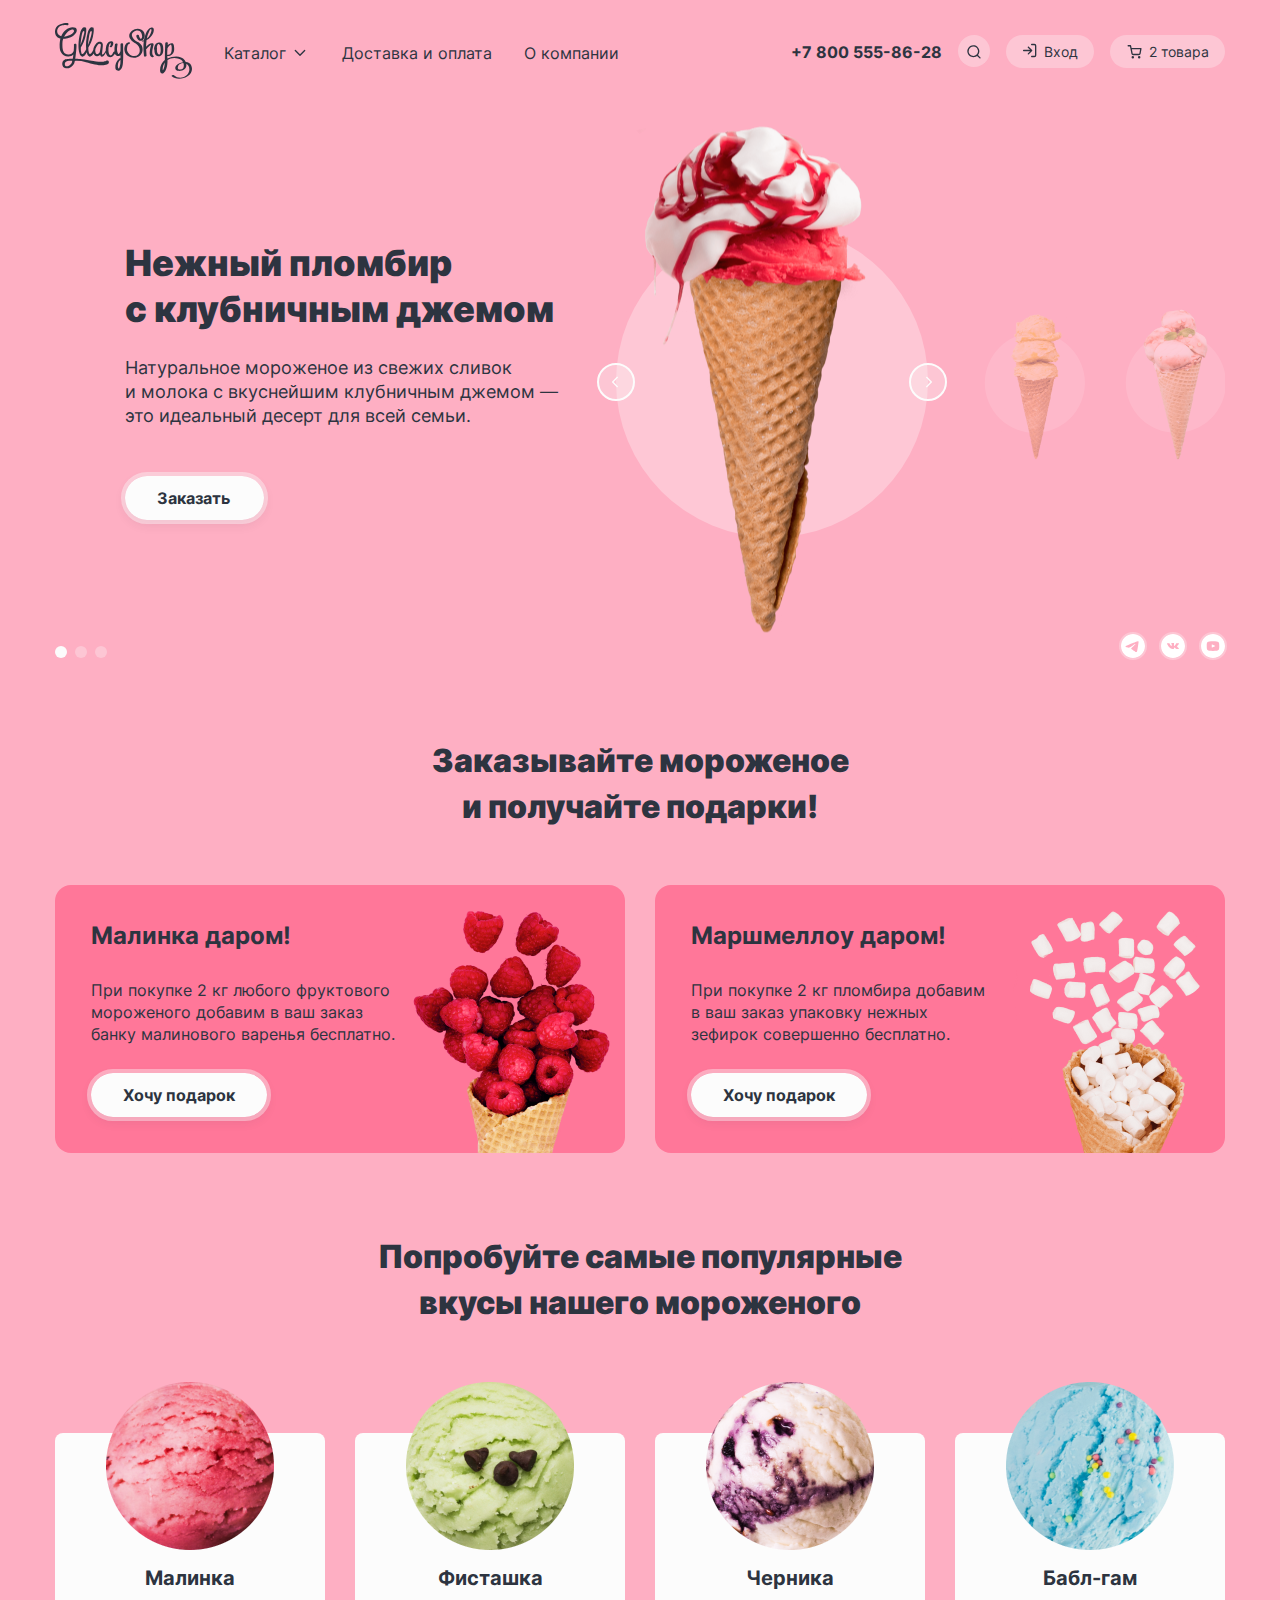
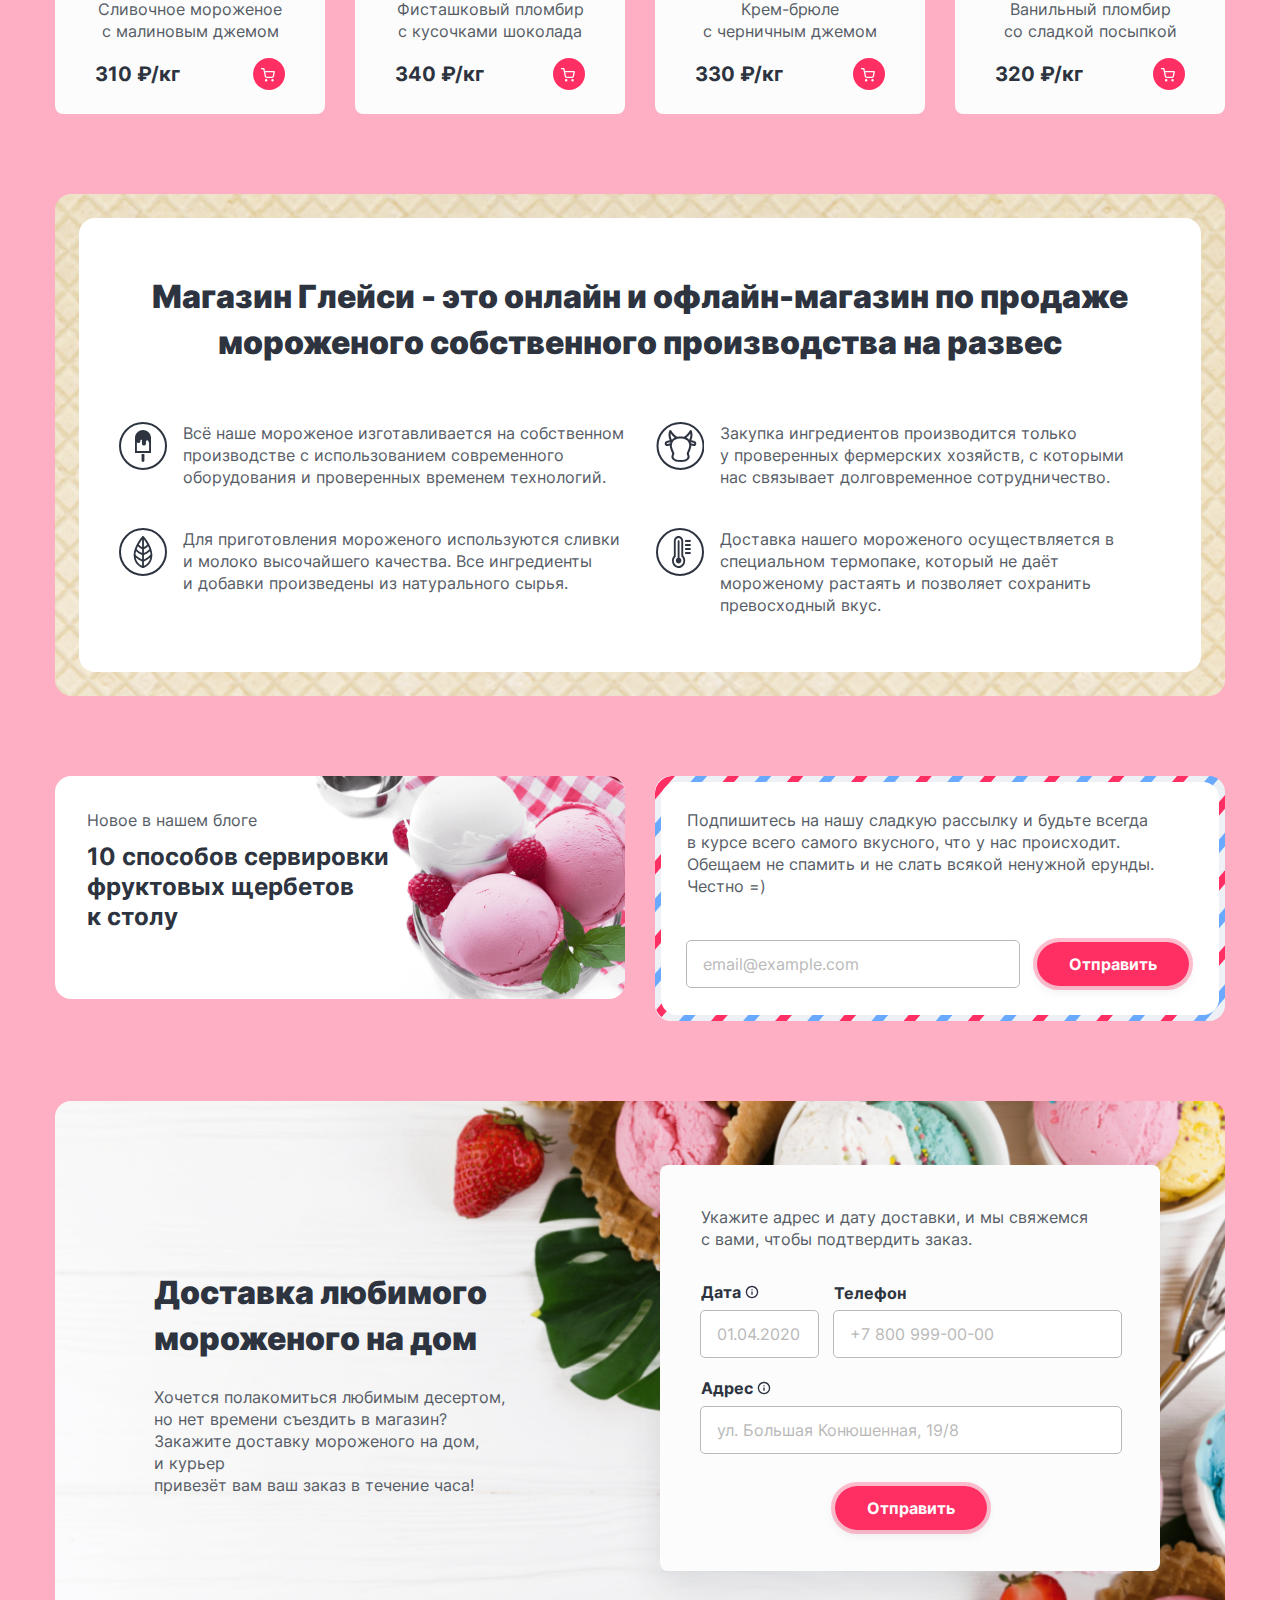
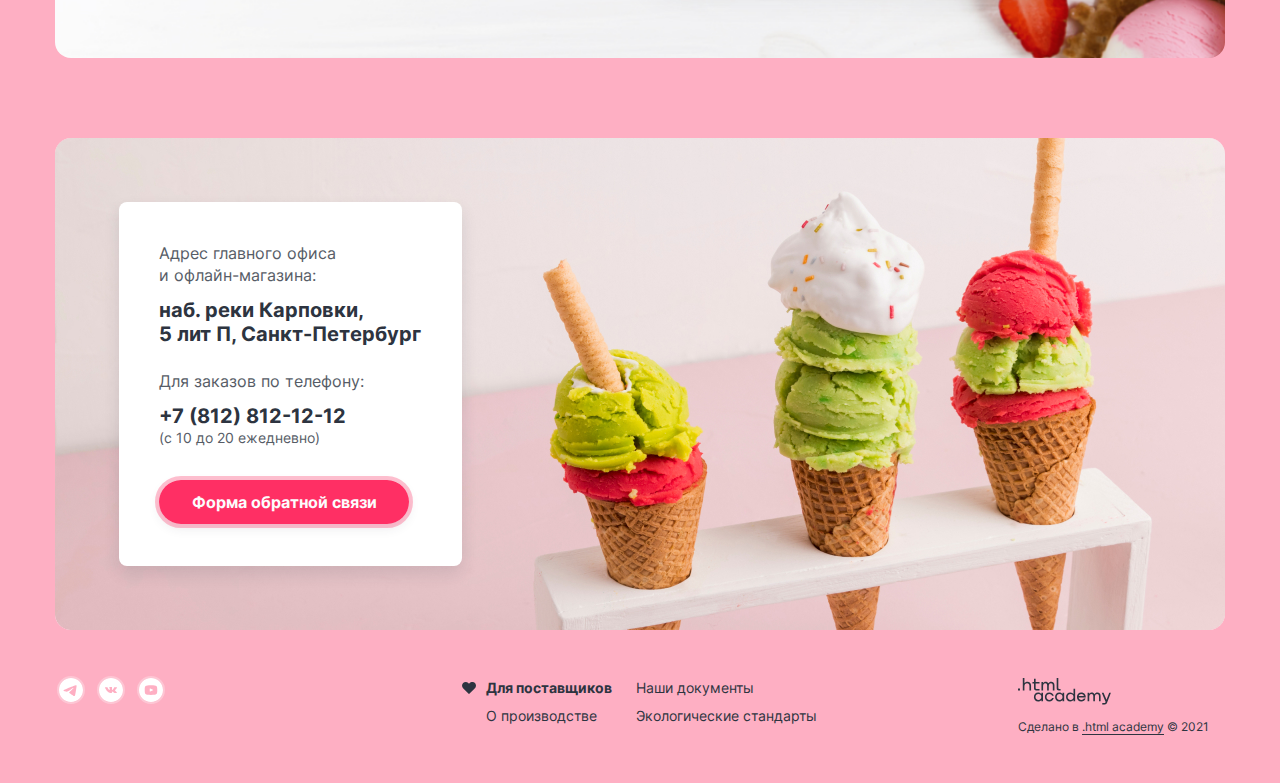
<file: index.html>
<!DOCTYPE html>
<html lang="ru">

  <head>
    <meta charset="utf-8">
    <meta name="viewport" content="width=device-width, initial-scale=1">
    <title>Глейси - магазин по продаже мороженого</title>
    <meta name="description" content="internet store of ice cream">
    <link rel="stylesheet" href="styles/styles.css">
    <link rel="icon" type="image/png" sizes="32x32" href="images/favicon/favicon.png">
    <link rel="icon" href="favicon.ico">
  </head>

  <body>
    <header class="page-header">
      <div class="container">
        <div class="wrapper-inner">
          <a class="navigation-logo" href="index.html">
            <span class="visually-hidden">Переход на главную страницу интернет-магазина.</span>
            <img src="./images/svg/logo-gllacy.svg" alt="Логотип интернет-магазина Глейси." width="137" height="56">
          </a>
          <nav class="navigation-user">
            <ul class="navigation-list">
              <li class="navigation-item">
                <div class="navigation-dropdown">
                  <!-- Для неактивного состояния добавить disabled -->
                  <button class="dropdown-button" type="button">Каталог
                    <svg class="icon-arrow-catalog" aria-hidden="true" focusable="false"
                      xmlns="http://www.w3.org/2000/svg" width="16" height="17" fill="none">
                      <path fill-rule="evenodd"
                        d="M3.808 7.053a.667.667 0 1 0-.943.943l4.66 4.66a.664.664 0 0 0 .955 0l4.661-4.66a.667.667 0 0 0-.942-.943l-4.196 4.195-4.195-4.195Z"
                        clip-rule="evenodd" />
                    </svg>
                  </button>
                  <ul class="dropdown-list">
                    <li class="dropdown-item">
                      <a class="dropdown-link dropdown-link-current" href="index.html">Новинки</a>
                    </li>
                    <li class="dropdown-item">
                      <a class="dropdown-link" href="catalog.html">Сливочное</a>
                    </li>
                    <li class="dropdown-item">
                      <a class="dropdown-link" href="#">Щербеты</a>
                    </li>
                    <li class="dropdown-item">
                      <a class="dropdown-link" href="#">Фруктовый лед</a>
                    </li>
                    <li class="dropdown-item">
                      <a class="dropdown-link" href="#">Мелорин</a>
                    </li>
                  </ul>
                </div>
              </li>
              <li class="navigation-item">
                <a class="navigation-user-link" href="#">Доставка и&nbsp;оплата</a>
              </li>
              <li class="navigation-item">
                <a class="navigation-user-link" href="#">О компании</a>
              </li>
            </ul>
          </nav>
          <div class="navigation-control">
            <a class="navigation-phone" href="tel:+78005558628">+7 800 555-86-28</a>
            <div class="dropdown-search">
              <!-- Для неактивного состояния добавить disabled -->
              <button class="button-search" type="button">
                <svg class="icon-search" aria-hidden="true" focusable="false" xmlns="http://www.w3.org/2000/svg"
                  width="16" height="17" fill="none">
                  <path fill-rule="evenodd"
                    d="M2.663 8.188a4.667 4.667 0 1 1 8.028 3.237.67.67 0 0 0-.123.124 4.667 4.667 0 0 1-7.904-3.361Zm8.412 4.688a6 6 0 1 1 .943-.943l2.45 2.45a.667.667 0 1 1-.943.943l-2.45-2.45Z"
                    clip-rule="evenodd" />
                </svg>
                <span class="visually-hidden">Поиск.</span>
              </button>
              <form class="dropdown-search-form" action="https://echo.htmlacademy.ru/" method="get">
                <!-- Для неактивного состояния повесить disabled -->
                <!-- Для вызова ошибки добавить класс dropdown-search-error -->
                <input class="dropdown-search-input" name="dropdown-search-input" type="search"
                  placeholder="Поиск по сайту" aria-label="Поиск по сайту." required>
                <!-- Для неактивного состояния добавить disabled -->
                <button class="button-reset" type="button">
                  <span class="visually-hidden">Удалить текст.</span>
                </button>
              </form>
            </div>
            <div class="dropdown-login">
              <!-- Для неактивного состояния добавить disabled -->
              <button class="buttons-login" type="button">
                <svg class="icon-login" aria-hidden="true" focusable="false" role="img"
                  xmlns="http://www.w3.org/2000/svg" width="16" height="17" fill="none">
                  <path fill-rule="evenodd"
                    d="M9 2.525c0-.369.298-.667.667-.667h2.666a2 2 0 0 1 2 2v9.333a2 2 0 0 1-2 2H9.667a.667.667 0 0 1 0-1.333h2.666A.667.667 0 0 0 13 13.19V3.858a.666.666 0 0 0-.667-.667H9.667A.667.667 0 0 1 9 2.525ZM5.862 4.72c.26-.26.682-.26.943 0l3.329 3.329a.69.69 0 0 1 .129.177.664.664 0 0 1-.13.774l-3.328 3.33a.667.667 0 1 1-.943-.944l2.195-2.195h-6.39a.667.667 0 1 1 0-1.333h6.39L5.862 5.663a.667.667 0 0 1 0-.943Z"
                    clip-rule="evenodd" />
                </svg>
                Вход
              </button>
              <form class="login-form" action="https://echo.htmlacademy.ru/" method="post">
                <h2 class="banner-word dropdown-form-title">Личный кабинет</h2>
                <div class="login-form-wrapper">
                  <!-- Для неактивного состояния повесить disabled -->
                  <!-- Для вызова ошибки добавить класс dropdown-login-error -->
                  <input class="input-mail-dropdown" name="input-mail-dropdown" type="email"
                    placeholder="email@example.com" required aria-label="Введите вашу почту.">
                  <!-- Для неактивного состояния повесить disabled -->
                  <!-- Для вызова ошибки добавить класс dropdown-login-error -->
                  <input class="input-password-dropdown" name="input-password-dropdown" type="password" required
                    aria-label="Введите пароль." value="123456">
                </div>
                <div class="button-form-wrapper">
                  <!-- Для неактивного состояния повесить disabled -->
                  <!-- Для активации спиннера добавить класс loading-red -->
                  <button class="button-form button-login" type="submit">Войти</button>
                  <div class="faq-dropdown-form">
                    <a class="faq-dropdown-link" href="#">Забыли пароль?</a>
                    <a class="faq-dropdown-link" href="#">Регистрация</a>
                  </div>
                </div>
              </form>
            </div>
            <div class="dropdown-basket">
              <!-- Для неактивного состояния повесить disabled -->
              <button class="basket-buttons" type="button">
                <svg class="icon-basket" aria-hidden="true" focusable="false" xmlns="http://www.w3.org/2000/svg"
                  width="16" height="17" fill="none">
                  <path fill-rule="evenodd"
                    d="M1.167 2.108a.667.667 0 0 0 0 1.333h1.77l.468 2.336a.664.664 0 0 0 .011.053l.967 4.833a1.826 1.826 0 0 0 1.819 1.47h5.62a1.826 1.826 0 0 0 1.819-1.47l.001-.005.927-4.861a.667.667 0 0 0-.655-.792H4.611l-.473-2.361a.667.667 0 0 0-.654-.536H1.167Zm4.524 8.294-.813-4.064h8.23l-.775 4.067a.493.493 0 0 1-.492.395H6.183a.492.492 0 0 1-.492-.397Zm-1.134 3.961a1.246 1.246 0 1 1 2.492 0 1.246 1.246 0 0 1-2.492 0Zm6.374 0a1.246 1.246 0 1 1 2.491 0 1.246 1.246 0 0 1-2.491 0Z"
                    clip-rule="evenodd" />
                </svg>
                2 товара
                <span class="visually-hidden">Корзина.</span>
              </button>
              <!-- Чтобы увидеть пустую корзину добавить класс cart-empty -->
              <div class="cart-full">
                <div class="content-full">
                  <h2 class="banner-word cart-content-title">Корзина</h2>
                  <ul class="cart-content-list">
                    <li class="cart-content-item">
                      <div class="cart-wrapper">
                        <a class="cart-content-link cart-images" href="#">
                          <span class="visually-hidden">Переход на страницу мороженое малинка.</span>
                          <img class="basket-images" src="./images/content-image/basket-raspberry.png"
                            alt="Мороженое Малинка." width="46" height="46">
                        </a>
                        <div class="cart-content-wrapper">
                          <a class="cart-content-link" href="#">
                            <h3 class="dropdown-styles cart-content-text">Малинка</h3>
                          </a>
                          <span class="cart-content-weight">1&nbsp;кг х&nbsp;310&nbsp;₽</span>
                        </div>
                        <span class="dropdown-styles  cart-content-price">310&nbsp;₽</span>
                      </div>
                      <!-- Для неактивного состояния добавить disabled -->
                      <button class="cart-content-button" type="button">
                        <span class="visually-hidden">Удалить товар.</span>
                      </button>
                    </li>
                    <li class="cart-content-item">
                      <div class="cart-wrapper">
                        <a class="cart-content-link cart-images" href="#">
                          <span class="visually-hidden">Переход на страницу мороженое Бабл-гам.</span>
                          <img class="basket-images" src="./images/content-image/basket-bubble-gum.png"
                            alt="Мороженое Бабл-гам." width="46" height="46">
                        </a>
                        <div class="cart-content-wrapper">
                          <a class="cart-content-link" href="#">
                            <h3 class="dropdown-styles cart-content-text">Бабл-гам</h3>
                          </a>
                          <span class="cart-content-weight">1,5&nbsp;кг х&nbsp;320&nbsp;₽</span>
                        </div>
                        <span class="dropdown-styles cart-content-price">480&nbsp;₽</span>
                      </div>
                      <!-- Для неактивного состояния добавить disabled -->
                      <button class="cart-content-button" type="button">
                        <span class="visually-hidden">Удалить товар.</span>
                      </button>
                    </li>
                  </ul>
                  <div class="full-button-wrapper">
                    <!-- Для неактивного состояния добавить disabled -->
                    <!-- Для активации спиннера добавить класс loading-red -->
                    <button class="button-form content-full-button" type="button">Оформить заказ</button>
                    <span class="dropdown-styles content-full-text">Итого: 790&nbsp;₽</span>
                  </div>
                </div>
                <div class="content-empty">
                  <span class="banner-word empty-text">Ваша корзина пока<br> пуста</span>
                </div>
              </div>
            </div>
          </div>
        </div>
      </div>
    </header>
    <main class="main-index">
      <section class="slider">
        <div class="container">
          <h1 class="visually-hidden">Фотогалерея товаров.</h1>
          <div class="slider-wrapper">
            <ul class="slider-card-list">
              <li class="slider-card-item slider-card-item-active" data-theme="#feafc3">
                <div class="slider-content">
                  <h2 class="slider-card-title">Нежный пломбир с&nbsp;клубничным джемом</h2>
                  <p class="slider-description">Натуральное мороженое из&nbsp;свежих сливок
                    и&nbsp;молока с&nbsp;вкуснейшим клубничным джемом&nbsp;&mdash; это идеальный десерт
                    для всей семьи.</p>
                  <!-- Для проверки состояния disable убрать у сслыки href -->
                  <!-- Для активации спиннера добавить класс loading -->
                  <a class="buttons-style" href="#">Заказать</a>
                </div>
                <div class="image-content">
                  <img class="images-current" src="./images/content-image/big-ice-strawberry.png"
                    alt="Рожок клубничного мороженого." width="306" height="507">
                </div>
              </li>
              <li class="slider-card-item" data-theme="#69a9ff">
                <div class="slider-content">
                  <h2 class="slider-card-title">Сливочное мороженое со&nbsp;вкусом банана</h2>
                  <p class="slider-description">Сливочное мороженое с&nbsp;ярким банановым вкусом подарит
                    вам свежесть и&nbsp;наслаждение даже в&nbsp;самый жаркий летний день.</p>
                  <!-- Для проверки состояния disable убрать у сслыки href -->
                  <!-- Для активации спиннера добавить класс loading -->
                  <a class="buttons-style" href="">Заказать</a>
                </div>
                <div class="image-content">
                  <img class="images-current" src="./images/content-image/big-ice-banana.png"
                    alt="Рожок бананового мороженого." width="306" height="507">
                </div>
              </li>
              <li class="slider-card-item" data-theme="#fcc850">
                <div class="slider-content">
                  <h2 class="slider-card-title">Карамельный пломбир с&nbsp;маршмеллоу</h2>
                  <p class="slider-description">Необычный сладкий десерт с&nbsp;карамельным топпингом и
                    кусочками зефира завоюет<br> сердца сладкоежек всех возрастов.</p>
                  <!-- Для проверки состояния disable убрать у сслыки href -->
                  <!-- Для активации спиннера добавить класс loading -->
                  <a class="buttons-style" href="">Заказать</a>
                </div>
                <div class="image-content">
                  <img class="images-current" src="./images/content-image/big-ice-brulee.png"
                    alt="Рожок мороженого крем-брюле." width="306" height="507">
                </div>
              </li>
            </ul>

            <div class="slider-controls">
              <!-- Для неактивного состояния добавить disabled -->
              <button class="button-slider button-slider-preview" type="button">
                <svg class="arrow-icon" aria-hidden="true" focusable="false" role="img"
                  xmlns="http://www.w3.org/2000/svg" width="16" height="16" fill="none">
                  <path fill-rule="evenodd"
                    d="M8.865 13.135a.665.665 0 0 0 .94-.94L5.604 7.994l4.201-4.202a.665.665 0 0 0-.94-.94L4.196 7.52l-.003.003c-.26.26-.26.681 0 .94l4.672 4.672Z"
                    clip-rule="evenodd" />
                </svg>
                <span class="visually-hidden">Предыдущий товар.</span>
              </button>
              <!-- Для неактивного состояния добавить disabled -->
              <button class="button-slider button-slider-next" type="button">
                <svg class="arrow-icon" aria-hidden="true" focusable="false" role="img"
                  xmlns="http://www.w3.org/2000/svg" width="16" height="16" fill="none">
                  <path fill-rule="evenodd"
                    d="M8.865 13.135a.665.665 0 0 0 .94-.94L5.604 7.994l4.201-4.202a.665.665 0 0 0-.94-.94L4.196 7.52l-.003.003c-.26.26-.26.681 0 .94l4.672 4.672Z"
                    clip-rule="evenodd" />
                </svg>
                <span class="visually-hidden">Следующий товар.</span>
              </button>
            </div>
          </div>
          <div class="social-pagination-wrapper">
            <div class="indicators-pagination">
              <!-- Для неактивного состояния добавить disabled -->
              <button class="indicators-button indicators-current" type="button">
                <span class="visually-hidden">Товар №1.</span>
              </button>
              <!-- Для неактивного состояния добавить disabled -->
              <button class="indicators-button" type="button">
                <span class="visually-hidden">Товар №2.</span>
              </button>
              <!-- Для неактивного состояния добавить disabled -->
              <button class="indicators-button" type="button">
                <span class="visually-hidden">Товар №3.</span>
              </button>
            </div>
            <ul class="main-social-list">
              <li class="main-social-item">
                <a class="main-social-link" href="https://t.me/htmlacademy" target="_blank">
                  <span class="visually-hidden">Глейси в телеграм.</span>
                  <svg class="telegram-icon svg-icons" aria-hidden="true" focusable="false"
                    xmlns="http://www.w3.org/2000/svg" width="24" height="24" fill="current-color">
                    <path fill="current-color" fill-rule="evenodd"
                      d="M24 12c0 6.627-5.373 12-12 12S0 18.627 0 12 5.373 0 12 0s12 5.373 12 12ZM12.43 8.859c-1.167.485-3.5 1.49-6.998 3.014-.568.226-.866.447-.893.663-.046.366.412.51 1.034.705.085.027.173.054.263.084.613.199 1.437.432 1.865.441.389.008.823-.152 1.302-.48 3.268-2.207 4.955-3.322 5.061-3.346.075-.017.179-.039.249.024.07.062.063.18.056.212-.046.193-1.84 1.862-2.77 2.726-.29.269-.495.46-.537.504-.094.097-.19.19-.282.279-.57.548-.996.96.024 1.632.49.323.882.59 1.273.856.427.291.853.581 1.405.943.14.092.274.187.405.28.497.355.944.673 1.496.623.32-.03.652-.331.82-1.23.397-2.126 1.179-6.73 1.36-8.628a2.112 2.112 0 0 0-.02-.472.506.506 0 0 0-.172-.325c-.143-.117-.365-.142-.465-.14-.451.008-1.143.249-4.476 1.635Z"
                      clip-rule="evenodd" />
                  </svg>
                </a>
              </li>
              <li class="main-social-item">
                <a class="main-social-link" href="https://www.vk.com/htmlacademyru" target="_blank">
                  <span class="visually-hidden">Глейси в вконтакте.</span>
                  <svg class="vk-icon svg-icons" aria-hidden="true" focusable="false" xmlns="http://www.w3.org/2000/svg"
                    width="24" height="24" fill="current-color">
                    <path fill="current-color" fill-rule="evenodd"
                      d="M24 12c0 6.627-5.373 12-12 12S0 18.627 0 12 5.373 0 12 0s12 5.373 12 12Zm-11.412 2.975h-.717s-1.582.083-2.976-1.188c-1.52-1.388-2.863-4.14-2.863-4.14s-.077-.18.007-.268c.095-.098.352-.104.352-.104l1.715-.01s.161.024.277.098c.095.062.149.176.149.176s.277.615.644 1.17c.716 1.085 1.05 1.322 1.293 1.206.354-.17.248-1.533.248-1.533s.007-.496-.178-.716c-.143-.17-.414-.22-.533-.235-.096-.011.062-.207.267-.295.309-.133.854-.14 1.498-.135.501.005.645.032.842.074.455.096.44.405.41 1.07-.01.2-.02.43-.02.697 0 .06-.002.124-.004.19-.01.34-.023.73.233.876.132.074.453.011 1.256-1.185.381-.566.667-1.233.667-1.233s.062-.119.16-.17c.098-.051.232-.036.232-.036l1.805-.01s.542-.056.63.158c.091.226-.203.751-.94 1.612-.696.813-1.036 1.115-1.01 1.38.02.196.242.372.67.72.888.722 1.124 1.101 1.18 1.192a.447.447 0 0 0 .011.016c.398.578-.44.623-.44.623l-1.603.02s-.345.06-.798-.214c-.237-.142-.469-.375-.69-.597-.337-.339-.649-.652-.915-.578-.447.124-.433.967-.433.967s.004.18-.098.277c-.11.104-.328.125-.328.125Z"
                      clip-rule="evenodd" />
                  </svg>
                </a>
              </li>
              <li class="main-social-item">
                <a class="main-social-link" href="https://www.youtube.com/user/htmlacademyru" target="_blank">
                  <span class="visually-hidden">Девайс в ютьюб.</span>
                  <svg class="youtube-icon svg-icons" aria-hidden="true" focusable="false"
                    xmlns="http://www.w3.org/2000/svg" width="24" height="24" fill="current-color">
                    <path fill="current-color"
                      d="m14.004 11.791-2.808-1.31c-.245-.114-.446.014-.446.285v2.468c0 .271.201.399.446.285l2.806-1.31c.247-.115.247-.303.002-.418ZM12 0C5.372 0 0 5.372 0 12s5.372 12 12 12 12-5.372 12-12S18.628 0 12 0Zm0 16.875c-6.143 0-6.25-.554-6.25-4.875S5.857 7.125 12 7.125c6.142 0 6.25.554 6.25 4.875s-.108 4.875-6.25 4.875Z" />
                  </svg>
                </a>
              </li>
            </ul>
          </div>
        </div>
      </section>
      <section class="order">
        <div class="container">
          <h2 class="section-title order-title">Заказывайте мороженое и&nbsp;получайте подарки!</h2>
          <div class="order-wrapper">
            <div class="banner raspberry raspberry-background">
              <h2 class="banner-word order-text">Малинка даром!</h2>
              <p class="raspberry-title">При покупке 2&nbsp;кг любого фруктового мороженого добавим
                в&nbsp;ваш заказ банку малинового варенья бесплатно.</p>
              <!-- Для проверки состояния disable убрать у сслыки href -->
              <!-- Для активации спиннера добавить класс loading -->
              <a class="banner-link buttons-style" href="#">Хочу подарок</a>
            </div>
            <div class="banner marshmallow marshmallow-background">
              <h2 class="banner-word order-text">Маршмеллоу даром!</h2>
              <p class="raspberry-title">При покупке 2&nbsp;кг пломбира добавим в&nbsp;ваш заказ упаковку нежных<br>
                зефирок
                совершенно бесплатно.</p>
              <!-- Для проверки состояния disable убрать у сслыки href -->
              <!-- Для активации спиннера добавить класс loading -->
              <a class="banner-link buttons-style" href="#">Хочу подарок</a>
            </div>
          </div>
        </div>
      </section>
      <section class="product">
        <div class="container">
          <h2 class="section-title product-title">Попробуйте самые популярные вкусы нашего мороженого</h2>
          <ul class="product-elements-list">
            <li class="product-item">
              <img class="product-images" src="./images/content-image/ice-raspberry.png"
                alt="Сливочное мороженое с малиновым джемом." width="168" height="168">
              <div class="product-container">
                <div class="product-wrapper">
                  <h2 class="product-element">Малинка</h2>
                  <p class="description-text product-description">Сливочное мороженое с&nbsp;малиновым джемом</p>
                </div>
                <div class="price-wrapper">
                  <span class="product-price">310 ₽/кг</span>
                  <!-- Для неактивного состояния добавить disabled -->
                  <button class="product-button-basket" type="button">
                    <span class="visually-hidden">Корзина.</span>
                    <svg class="basket-logo" aria-hidden="true" focusable="false" xmlns="http://www.w3.org/2000/svg"
                      width="16" height="16" fill="none">
                      <path fill-rule="evenodd"
                        d="M1.167 1.25a.667.667 0 0 0 0 1.333h1.77l.468 2.336a.664.664 0 0 0 .011.053l.967 4.833a1.825 1.825 0 0 0 1.819 1.47h5.62a1.826 1.826 0 0 0 1.819-1.47l.001-.005.927-4.861a.667.667 0 0 0-.655-.792H4.611l-.473-2.361a.667.667 0 0 0-.654-.536H1.167ZM5.69 9.544 4.878 5.48h8.23l-.775 4.067a.492.492 0 0 1-.492.395H6.183a.492.492 0 0 1-.492-.397Zm-1.134 3.961a1.246 1.246 0 1 1 2.492 0 1.246 1.246 0 0 1-2.492 0Zm6.374 0a1.246 1.246 0 1 1 2.491 0 1.246 1.246 0 0 1-2.491 0Z"
                        clip-rule="evenodd" />
                    </svg>
                  </button>
                </div>
              </div>
            </li>
            <li class="product-item">
              <img class="product-images" src="./images/content-image/ice-pistachio.png"
                alt="Фисташковый пломбир с кусочками шоколада." width="168" height="168">
              <div class="product-container">
                <div class="product-wrapper">
                  <h2 class="product-element">Фисташка</h2>
                  <p class="description-text product-description">Фисташковый пломбир с&nbsp;кусочками шоколада</p>
                </div>
                <div class="price-wrapper">
                  <span class="product-price">340 ₽/кг</span>
                  <!-- Для неактивного состояния добавить disabled -->
                  <button class="product-button-basket" type="button">
                    <span class="visually-hidden">Корзина.</span>
                    <svg class="basket-logo" aria-hidden="true" focusable="false" xmlns="http://www.w3.org/2000/svg"
                      width="16" height="16" fill="none">
                      <path fill-rule="evenodd"
                        d="M1.167 1.25a.667.667 0 0 0 0 1.333h1.77l.468 2.336a.664.664 0 0 0 .011.053l.967 4.833a1.825 1.825 0 0 0 1.819 1.47h5.62a1.826 1.826 0 0 0 1.819-1.47l.001-.005.927-4.861a.667.667 0 0 0-.655-.792H4.611l-.473-2.361a.667.667 0 0 0-.654-.536H1.167ZM5.69 9.544 4.878 5.48h8.23l-.775 4.067a.492.492 0 0 1-.492.395H6.183a.492.492 0 0 1-.492-.397Zm-1.134 3.961a1.246 1.246 0 1 1 2.492 0 1.246 1.246 0 0 1-2.492 0Zm6.374 0a1.246 1.246 0 1 1 2.491 0 1.246 1.246 0 0 1-2.491 0Z"
                        clip-rule="evenodd" />
                    </svg>
                  </button>
                </div>
              </div>
            </li>
            <li class="product-item">
              <img class="product-images" src="./images/content-image/ice-blueberry.png" alt="Крем-брюле
              с черничным джемом." width="168" height="168">
              <div class="product-container">
                <div class="product-wrapper">
                  <h2 class="product-element">Черника</h2>
                  <p class="description-text product-description">Крем-брюле с&nbsp;черничным джемом</p>
                </div>
                <div class="price-wrapper">
                  <span class="product-price">330 ₽/кг</span>
                  <!-- Для неактивного состояния добавить disabled -->
                  <button class="product-button-basket" type="button">
                    <span class="visually-hidden">Корзина.</span>
                    <svg class="basket-logo" aria-hidden="true" focusable="false" xmlns="http://www.w3.org/2000/svg"
                      width="16" height="16" fill="none">
                      <path fill-rule="evenodd"
                        d="M1.167 1.25a.667.667 0 0 0 0 1.333h1.77l.468 2.336a.664.664 0 0 0 .011.053l.967 4.833a1.825 1.825 0 0 0 1.819 1.47h5.62a1.826 1.826 0 0 0 1.819-1.47l.001-.005.927-4.861a.667.667 0 0 0-.655-.792H4.611l-.473-2.361a.667.667 0 0 0-.654-.536H1.167ZM5.69 9.544 4.878 5.48h8.23l-.775 4.067a.492.492 0 0 1-.492.395H6.183a.492.492 0 0 1-.492-.397Zm-1.134 3.961a1.246 1.246 0 1 1 2.492 0 1.246 1.246 0 0 1-2.492 0Zm6.374 0a1.246 1.246 0 1 1 2.491 0 1.246 1.246 0 0 1-2.491 0Z"
                        clip-rule="evenodd" />
                    </svg>
                  </button>
                </div>
              </div>
            </li>
            <li class="product-item">
              <img class="product-images" src="./images/content-image/ice-bubble-gum.png" alt="Ванильный пломбир
              со сладкой посыпкой." width="168" height="168">
              <div class="product-container">
                <div class="product-wrapper">
                  <h2 class="product-element">Бабл-гам</h2>
                  <p class="description-text product-description">Ванильный пломбир со&nbsp;сладкой посыпкой</p>
                </div>
                <div class="price-wrapper">
                  <span class="product-price">320 ₽/кг</span>
                  <!-- Для неактивного состояния добавить disabled -->
                  <button class="product-button-basket" type="button">
                    <span class="visually-hidden">Корзина.</span>
                    <svg class="basket-logo" aria-hidden="true" focusable="false" xmlns="http://www.w3.org/2000/svg"
                      width="16" height="16" fill="none">
                      <path fill-rule="evenodd"
                        d="M1.167 1.25a.667.667 0 0 0 0 1.333h1.77l.468 2.336a.664.664 0 0 0 .011.053l.967 4.833a1.825 1.825 0 0 0 1.819 1.47h5.62a1.826 1.826 0 0 0 1.819-1.47l.001-.005.927-4.861a.667.667 0 0 0-.655-.792H4.611l-.473-2.361a.667.667 0 0 0-.654-.536H1.167ZM5.69 9.544 4.878 5.48h8.23l-.775 4.067a.492.492 0 0 1-.492.395H6.183a.492.492 0 0 1-.492-.397Zm-1.134 3.961a1.246 1.246 0 1 1 2.492 0 1.246 1.246 0 0 1-2.492 0Zm6.374 0a1.246 1.246 0 1 1 2.491 0 1.246 1.246 0 0 1-2.491 0Z"
                        clip-rule="evenodd" />
                    </svg>
                  </button>
                </div>
              </div>
            </li>
          </ul>
        </div>
      </section>
      <section class="ceo">
        <div class="container">
          <div class="waffles-wrapper">
            <div class="ceo-contents">
              <h1 class="section-title ceo-title">Магазин Глейси - это онлайн и офлайн-магазин
                по продаже мороженого собственного производства на развес</h1>
              <div class="ceo-wrapper">
                <p class="description-text ceo-content">Всё наше мороженое изготавливается на&nbsp;собственном
                  производстве с использованием современного оборудования и&nbsp;проверенных временем технологий.</p>
                <p class="description-text ceo-content cow-icon">Закупка ингредиентов производится только
                  у&nbsp;проверенных фермерских хозяйств, с&nbsp;которыми<br>
                  нас связывает долговременное сотрудничество.</p>
                <p class="description-text ceo-content leaf-icon">Для приготовления мороженого используются сливки
                  и&nbsp;молоко
                  высочайшего качества. Все ингредиенты и&nbsp;добавки произведены из&nbsp;натурального сырья.</p>
                <p class="description-text ceo-content thermometer-icon">Доставка нашего мороженого осуществляется в<br>
                  специальном
                  термопаке, который не даёт мороженому растаять и&nbsp;позволяет сохранить превосходный вкус.</p>
              </div>
            </div>
          </div>
        </div>
      </section>
      <section class="news">
        <div class="container">
          <h2 class="visually-hidden">Новостной блок.</h2>
          <div class="news-wrapper">
            <div class="fruits-sherbet">
              <h2 class="new-word">Новое в нашем блоге</h2>
              <h3 class="banner-word fruits-title">10 способов сервировки фруктовых щербетов<br> к столу</h3>
            </div>
            <div class="subscribes-wrapper">
              <div class="subscribes-container">
                <p class="description-text subscribes-description">Подпишитесь на&nbsp;нашу сладкую рассылку
                  и&nbsp;будьте
                  всегда в&nbsp;курсе всего самого вкусного, что у&nbsp;нас происходит. Обещаем не&nbsp;спамить
                  и&nbsp;не&nbsp;слать всякой ненужной ерунды. Честно =)</p>
                <form class="subscribes" action="https://echo.htmlacademy.ru/" method="post">
                  <label class="label-subscribes">
                    <span class="visually-hidden">Введите вашу почту.</span>
                    <!-- Для неактивного состояния повесить disabled -->
                    <!-- Для вызова ошибки добавить класс subscribes-error -->
                    <input class="subscribes-field" type="email" name="inputs-mail" placeholder="email@example.com"
                      required>
                  </label>
                  <!-- Для активации спиннера добавить класс loading-red -->
                  <!-- Для неактивного состояния повесить disabled -->
                  <button class="button-form button-subscribes" type="submit">Отправить</button>
                </form>
              </div>
            </div>
          </div>
        </div>
      </section>
      <section class="delivery">
        <div class="container">
          <h2 class="visually-hidden">Доставка.</h2>
          <div class="delivery-container">
            <div class="delivery-wrapper">
              <h2 class="delivery-title">Доставка любимого мороженого на дом</h2>
              <p class="description-text delivery-description">Хочется полакомиться любимым десертом, но&nbsp;нет
                времени съездить в магазин? Закажите доставку мороженого на&nbsp;дом, и&nbsp;курьер<br> привезёт вам ваш
                заказ в&nbsp;течение часа!</p>
            </div>
            <form class="delivery-form" action="https://echo.htmlacademy.ru/" method="post">
              <p class="description-text delivery-description-form">Укажите адрес и&nbsp;дату доставки,
                и&nbsp;мы&nbsp;свяжемся с&nbsp;вами, чтобы
                подтвердить заказ.</p>
              <div class="inputs-wrapper">
                <div class="wrapper-content-form">
                  <div class="wrapper-form-contacts">
                    <span class="label-date form-label-icon">
                      <label class="label-date title-form" for="delivery-inputs-date">Дата</label>
                      <span class="tooltip">
                        <button class="tooltip-button" aria-labelledby="tooltip-date" type="button"></button>
                        <span class="tooltip-text-wrapper" role="tooltip" id="tooltip-date">
                          <span class="tooltip-text">Укажите дату доставки</span>
                        </span>
                      </span>
                    </span>
                    <!-- Для неактивного состояния повесить disabled -->
                    <!-- Для вызова ошибки добавить класс delivery-error -->
                    <input class="inputs-delivery inputs-date" type="text" name="delivery-inputs-date"
                      id="delivery-inputs-date" placeholder="01.04.2020" required>
                  </div>
                  <div class="wrapper-phone">
                    <label class="label-phone title-form" for="delivery-inputs-phone">Телефон</label>
                    <!-- Для неактивного состояния повесить disabled -->
                    <!-- Для вызова ошибки добавить класс delivery-error -->
                    <input class="inputs-delivery inputs-phone" type="tel" name="delivery-inputs-phone"
                      id="delivery-inputs-phone" placeholder="+7 800 999-00-00" required>
                  </div>
                </div>
                <div class="wrapper-address">
                  <span class="label-address">
                    <label class="label-address title-form" for="delivery-inputs-address">Адрес</label>
                    <span class="tooltip" aria-labelledby="tooltip-address">
                      <button class="tooltip-button" aria-labelledby="tooltip-address" type="button"></button>
                      <span class="tooltip-text-wrapper" role="tooltip" id="tooltip-address">
                        <span class="tooltip-text">Введите название улицы, дома и&nbsp;квартиры</span>
                      </span>
                    </span>
                  </span>
                  <!-- Для неактивного состояния повесить disabled -->
                  <!-- Для вызова ошибки добавить класс delivery-error -->
                  <input class="inputs-delivery inputs-address" type="text" name="delivery-inputs-address"
                    id="delivery-inputs-address" placeholder="ул. Большая Конюшенная, 19/8" required>
                </div>
              </div>
              <!-- Для неактивного состояния повесить disabled -->
              <!-- Для активации спиннера добавить класс loading-red -->
              <button class="button-form delivery-button-form" type="submit">Отправить</button>
            </form>
          </div>
        </div>
      </section>
      <section class="feedback">
        <div class="container">
          <h2 class="visually-hidden">Обратная связь.</h2>
          <div class="feedback-wrapper">
            <div class="feedback-content">
              <div class="address-wrapper">
                <h3 class="description-text feedback-address-title">Адрес главного офиса и офлайн-магазина:</h3>
                <address class="feedback-area feedback-address">наб. реки Карповки,<br> 5 лит П, Санкт-Петербург
                </address>
              </div>
              <div class="feedback-phone-wrapper">
                <h3 class="description-text feedback-text-phone">Для заказов по телефону:</h3>
                <div class="wrapper-phone-number">
                  <a class="feedback-area feedback-number-title" href="tel:+78128121212">+7 (812) 812-12-12</a>
                  <span class="weight-styles number-phone-text">(с 10 до 20 ежедневно)</span>
                </div>
              </div>
              <!-- Для неактивного состояния удалить href -->
              <!-- Для активации спиннера добавить класс loading-red -->
              <a class="feedback-button" href="#">Форма обратной связи</a>
            </div>
          </div>
        </div>
      </section>
    </main>
    <footer class="page-footer">
      <div class="container">
        <div class="page-footer-wrapper">
          <ul class="main-social-list footer-social-list">
            <li class="main-social-item">
              <a class="main-social-link" href="https://t.me/htmlacademy" target="_blank">
                <span class="visually-hidden">Глейси в телеграм.</span>
                <svg class="telegram-icon svg-icons" aria-hidden="true" focusable="false"
                  xmlns="http://www.w3.org/2000/svg" width="24" height="24" fill="current-color">
                  <path fill="current-color" fill-rule="evenodd"
                    d="M24 12c0 6.627-5.373 12-12 12S0 18.627 0 12 5.373 0 12 0s12 5.373 12 12ZM12.43 8.859c-1.167.485-3.5 1.49-6.998 3.014-.568.226-.866.447-.893.663-.046.366.412.51 1.034.705.085.027.173.054.263.084.613.199 1.437.432 1.865.441.389.008.823-.152 1.302-.48 3.268-2.207 4.955-3.322 5.061-3.346.075-.017.179-.039.249.024.07.062.063.18.056.212-.046.193-1.84 1.862-2.77 2.726-.29.269-.495.46-.537.504-.094.097-.19.19-.282.279-.57.548-.996.96.024 1.632.49.323.882.59 1.273.856.427.291.853.581 1.405.943.14.092.274.187.405.28.497.355.944.673 1.496.623.32-.03.652-.331.82-1.23.397-2.126 1.179-6.73 1.36-8.628a2.112 2.112 0 0 0-.02-.472.506.506 0 0 0-.172-.325c-.143-.117-.365-.142-.465-.14-.451.008-1.143.249-4.476 1.635Z"
                    clip-rule="evenodd" />
                </svg>
              </a>
            </li>
            <li class="main-social-item">
              <a class="main-social-link" href="https://www.vk.com/htmlacademyru" target="_blank">
                <span class="visually-hidden">Глейси в вконтакте.</span>
                <svg class="vk-icon svg-icons" aria-hidden="true" focusable="false" xmlns="http://www.w3.org/2000/svg"
                  width="24" height="24" fill="current-color">
                  <path fill="current-color" fill-rule="evenodd"
                    d="M24 12c0 6.627-5.373 12-12 12S0 18.627 0 12 5.373 0 12 0s12 5.373 12 12Zm-11.412 2.975h-.717s-1.582.083-2.976-1.188c-1.52-1.388-2.863-4.14-2.863-4.14s-.077-.18.007-.268c.095-.098.352-.104.352-.104l1.715-.01s.161.024.277.098c.095.062.149.176.149.176s.277.615.644 1.17c.716 1.085 1.05 1.322 1.293 1.206.354-.17.248-1.533.248-1.533s.007-.496-.178-.716c-.143-.17-.414-.22-.533-.235-.096-.011.062-.207.267-.295.309-.133.854-.14 1.498-.135.501.005.645.032.842.074.455.096.44.405.41 1.07-.01.2-.02.43-.02.697 0 .06-.002.124-.004.19-.01.34-.023.73.233.876.132.074.453.011 1.256-1.185.381-.566.667-1.233.667-1.233s.062-.119.16-.17c.098-.051.232-.036.232-.036l1.805-.01s.542-.056.63.158c.091.226-.203.751-.94 1.612-.696.813-1.036 1.115-1.01 1.38.02.196.242.372.67.72.888.722 1.124 1.101 1.18 1.192a.447.447 0 0 0 .011.016c.398.578-.44.623-.44.623l-1.603.02s-.345.06-.798-.214c-.237-.142-.469-.375-.69-.597-.337-.339-.649-.652-.915-.578-.447.124-.433.967-.433.967s.004.18-.098.277c-.11.104-.328.125-.328.125Z"
                    clip-rule="evenodd" />
                </svg>
              </a>
            </li>
            <li class="main-social-item">
              <a class="main-social-link" href="https://www.youtube.com/user/htmlacademyru" target="_blank">
                <span class="visually-hidden">Девайс в ютьюб.</span>
                <svg class="youtube-icon svg-icons" aria-hidden="true" focusable="false"
                  xmlns="http://www.w3.org/2000/svg" width="24" height="24" fill="current-color">
                  <path fill="current-color"
                    d="m14.004 11.791-2.808-1.31c-.245-.114-.446.014-.446.285v2.468c0 .271.201.399.446.285l2.806-1.31c.247-.115.247-.303.002-.418ZM12 0C5.372 0 0 5.372 0 12s5.372 12 12 12 12-5.372 12-12S18.628 0 12 0Zm0 16.875c-6.143 0-6.25-.554-6.25-4.875S5.857 7.125 12 7.125c6.142 0 6.25.554 6.25 4.875s-.108 4.875-6.25 4.875Z" />
                </svg>
              </a>
            </li>
          </ul>
          <div class="footer-menu">
            <h3 class="weight-current">Для поставщиков</h3>
            <a class="link-control-styles" href="#">Наши документы</a>
            <a class="link-control-styles" href="#">О производстве</a>
            <a class="link-control-styles" href="#">Экологические стандарты</a>
          </div>
          <div class="footer-copyright">
            <a class="link-academy" href="https://htmlacademy.ru/">
              <span class="visually-hidden">Переход на сайт академии.</span>
              <img src="./images/svg/logo_htmlacademy.svg" alt="Логотип академии." width="93" height="27">
            </a>
            <p class="copyright-academy">Сделано в
              <a class="copyright-academy copyright-link" href="https://htmlacademy.ru/">.html academy</a>
              © 2021
            </p>
          </div>
        </div>
      </div>
    </footer>
    <div class="modal modal-close">
      <div class="modal-overlay"></div>
      <div class="modal-content">
        <div class="modal-inner">
          <h2 class="banner-word modal-title">Мы обязательно ответим вам!</h2>
          <!-- Для неактивного состояния добавить disabled -->
          <button class="modal-close-button" type="button">
            <span class="visually-hidden">Закрыть.</span>
          </button>
          <form class="modal-form" action="https://echo.htmlacademy.ru/" method="post">
            <div class="modal-wrapper">
              <!-- Для неактивного состояния повесить disabled -->
              <!-- Для вызова ошибки добавить класс modal-error -->
              <input class="inputs-modal modal-input-name" type="text" name="input-modal-name"
                placeholder="Имя и фамилия" required aria-label="Введите ваше имя и фамилию.">
              <!-- Для неактивного состояния повесить disabled -->
              <!-- Для вызова ошибки добавить класс modal-error -->
              <input class="inputs-modal modal-input-mail" type="email" name="input-modal-mail"
                placeholder="email@example.com" required aria-label="Введите ваш e-mail.">
              <!-- Для неактивного состояния повесить disabled -->
              <!-- Для вызова ошибки добавить класс modal-error -->
              <textarea class="inputs-modal modal-input-free" name="text-area-form" placeholder="В свободной форме"
                rows="6" required aria-label="Ваше обращение В свободной форме."></textarea>
            </div>
            <!-- Для неактивного состояния повесить disabled -->
            <!-- Для активации спиннера добавить класс loading-red -->
            <button class="button-form button-send" type="submit">Отправить</button>
          </form>
        </div>
      </div>
    </div>
    <script src="./js/index.js"></script>
  </body>

</html>
</file>
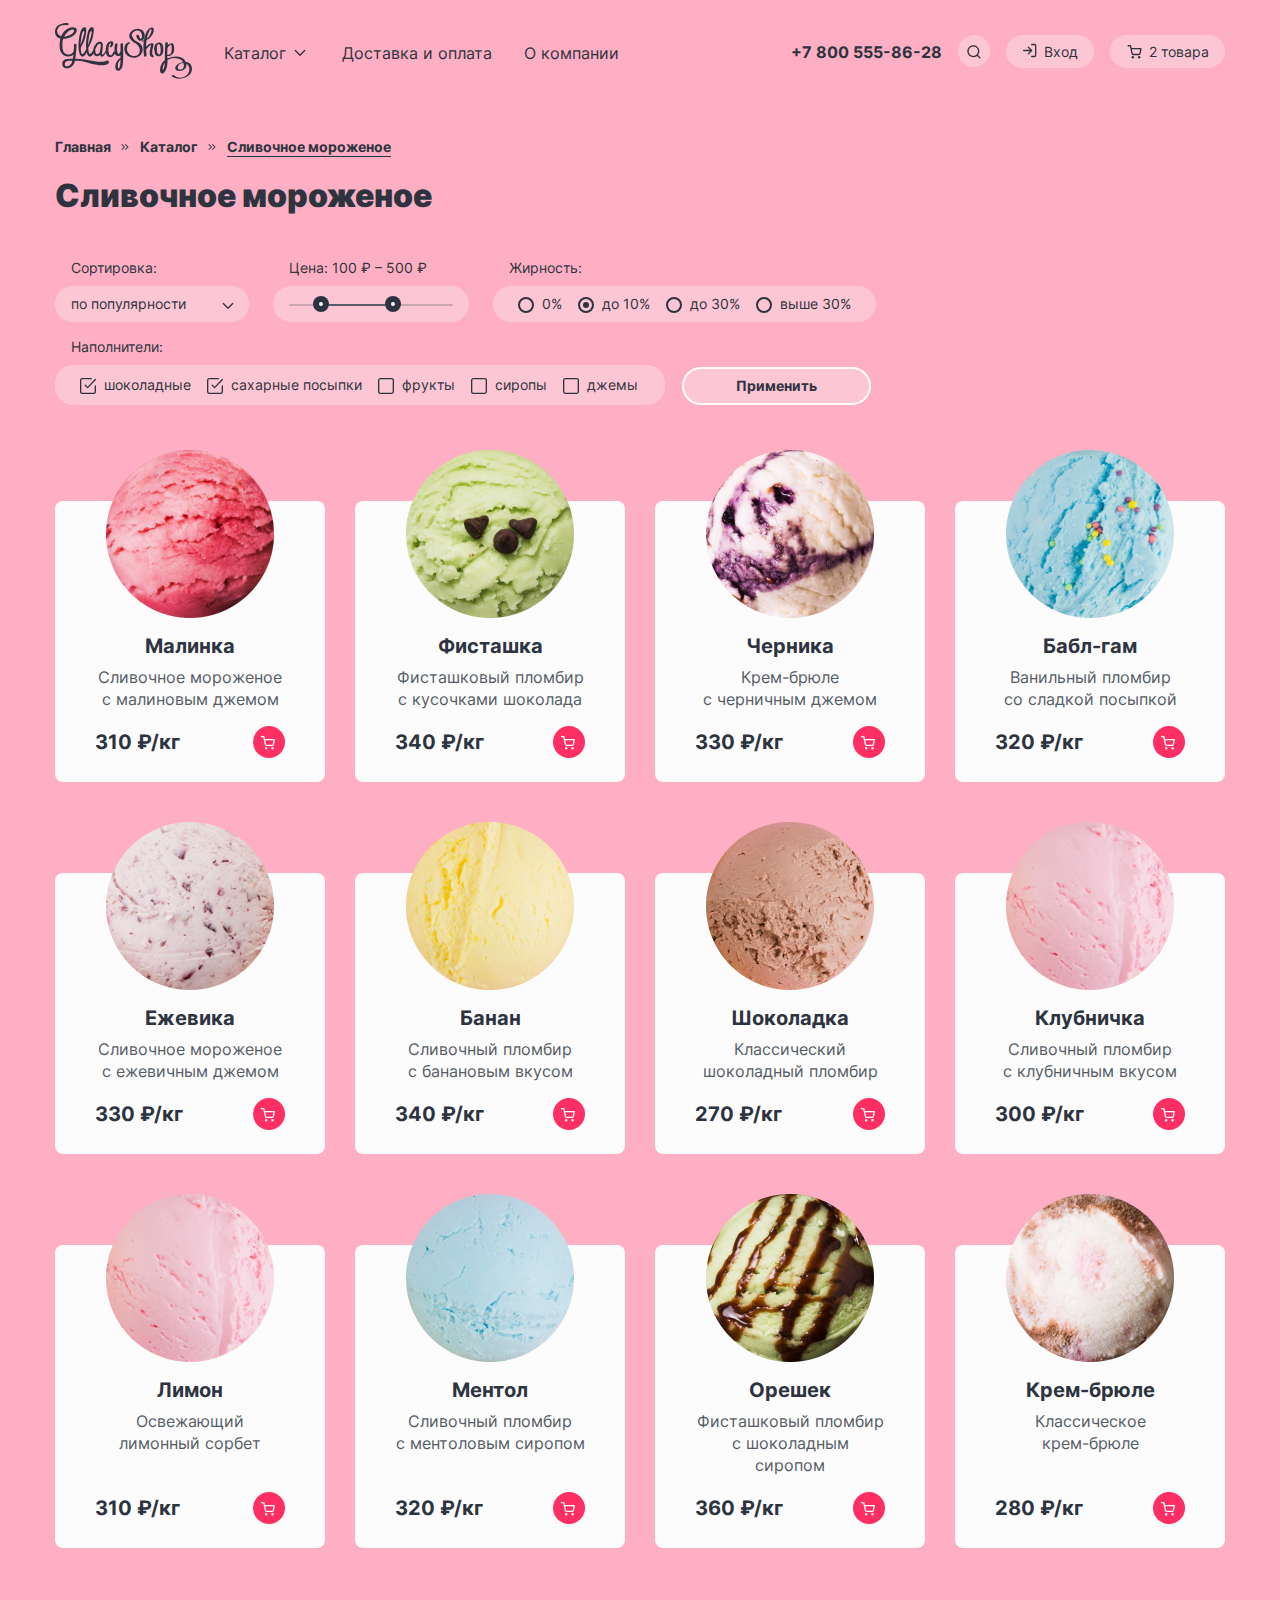
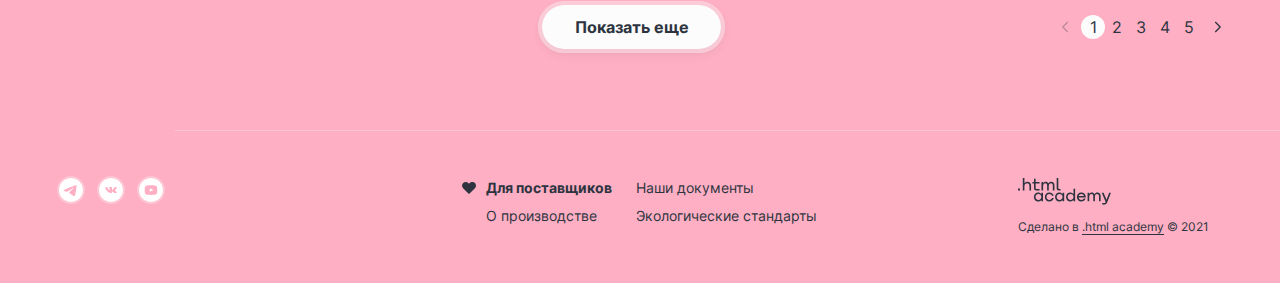
<file: catalog.html>
<!DOCTYPE html>
<html lang="en">

  <head>
    <meta charset="UTF-8">
    <meta name="viewport" content="width=device-width, initial-scale=1">
    <link rel="stylesheet" href="styles/styles.css">
    <title>Каталог</title>
    <meta name="description" content="internet store of ice cream">
    <link rel="icon" type="image/png" sizes="32x32" href="images/favicon/favicon.png">
    <link rel="icon" href="favicon.ico">
  </head>

  <body>
    <header class="page-header">
      <div class="container">
        <div class="wrapper-inner">
          <a class="navigation-logo" href="index.html">
            <span class="visually-hidden">Переход на главную страницу интернет-магазина.</span>
            <img src="./images/svg/logo-gllacy.svg" alt="Логотип интернет-магазина Глейси." width="137" height="56">
          </a>
          <nav class="navigation-user">
            <ul class="navigation-list">
              <li class="navigation-item">
                <div class="navigation-dropdown">
                  <button class="dropdown-button" type="button">Каталог
                    <svg class="icon-arrow-catalog" aria-hidden="true" focusable="false"
                      xmlns="http://www.w3.org/2000/svg" width="16" height="17" fill="none">
                      <path fill-rule="evenodd"
                        d="M3.808 7.053a.667.667 0 1 0-.943.943l4.66 4.66a.664.664 0 0 0 .955 0l4.661-4.66a.667.667 0 0 0-.942-.943l-4.196 4.195-4.195-4.195Z"
                        clip-rule="evenodd" />
                    </svg>
                  </button>
                  <ul class="dropdown-list">
                    <li class="dropdown-item">
                      <a class="dropdown-link dropdown-link-current" href="index.html">Новинки</a>
                    </li>
                    <li class="dropdown-item">
                      <a class="dropdown-link" href="catalog.html">Сливочное</a>
                    </li>
                    <li class="dropdown-item">
                      <a class="dropdown-link" href="#">Щербеты</a>
                    </li>
                    <li class="dropdown-item">
                      <a class="dropdown-link" href="#">Фруктовый лед</a>
                    </li>
                    <li class="dropdown-item">
                      <a class="dropdown-link" href="#">Мелорин</a>
                    </li>
                  </ul>
                </div>
              </li>
              <li class="navigation-item">
                <a class="navigation-user-link" href="#">Доставка и&nbsp;оплата</a>
              </li>
              <li class="navigation-item">
                <a class="navigation-user-link" href="#">О компании</a>
              </li>
            </ul>
          </nav>
          <div class="navigation-control">
            <a class="navigation-phone" href="tel:+78005558628">+7 800 555-86-28</a>
            <div class="dropdown-search">
              <!-- Для неактивного состояния повесить disabled -->
              <button class="button-search" type="button">
                <svg class="icon-search" aria-hidden="true" focusable="false" xmlns="http://www.w3.org/2000/svg"
                  width="16" height="17" fill="none">
                  <path fill-rule="evenodd"
                    d="M2.663 8.188a4.667 4.667 0 1 1 8.028 3.237.67.67 0 0 0-.123.124 4.667 4.667 0 0 1-7.904-3.361Zm8.412 4.688a6 6 0 1 1 .943-.943l2.45 2.45a.667.667 0 1 1-.943.943l-2.45-2.45Z"
                    clip-rule="evenodd" />
                </svg>
                <span class="visually-hidden">Поиск.</span>
              </button>
              <form class="dropdown-search-form" action="https://echo.htmlacademy.ru/" method="get">
                <!-- Для неактивного состояния повесить disabled -->
                <!-- Для вызова ошибки добавить класс dropdown-search-error -->
                <input class="dropdown-search-input" name="dropdown-search-input" type="search"
                  placeholder="Поиск по сайту" aria-label="Поиск по сайту." required>
                <!-- Для неактивного состояния повесить disabled -->
                <button class="button-reset" type="button">
                  <span class="visually-hidden">Удалить текст.</span>
                </button>
              </form>
            </div>
            <div class="dropdown-login">
              <!-- Для неактивного состояния повесить disabled -->
              <button class="buttons-login" type="button">
                <svg class="icon-login" aria-hidden="true" focusable="false" xmlns="http://www.w3.org/2000/svg"
                  width="16" height="17" fill="none">
                  <path fill-rule="evenodd"
                    d="M9 2.525c0-.369.298-.667.667-.667h2.666a2 2 0 0 1 2 2v9.333a2 2 0 0 1-2 2H9.667a.667.667 0 0 1 0-1.333h2.666A.667.667 0 0 0 13 13.19V3.858a.666.666 0 0 0-.667-.667H9.667A.667.667 0 0 1 9 2.525ZM5.862 4.72c.26-.26.682-.26.943 0l3.329 3.329a.69.69 0 0 1 .129.177.664.664 0 0 1-.13.774l-3.328 3.33a.667.667 0 1 1-.943-.944l2.195-2.195h-6.39a.667.667 0 1 1 0-1.333h6.39L5.862 5.663a.667.667 0 0 1 0-.943Z"
                    clip-rule="evenodd" />
                </svg>
                Вход
              </button>
              <form class="login-form" action="https://echo.htmlacademy.ru/" method="post">
                <h2 class="banner-word dropdown-form-title">Личный кабинет</h2>
                <div class="login-form-wrapper">
                  <!-- Для неактивного состояния повесить disabled -->
                  <!-- Для вызова ошибки добавить класс dropdown-login-error -->
                  <input class="input-mail-dropdown" name="input-mail-dropdown" type="email"
                    placeholder="email@example.com" required aria-label="Введите вашу почту.">
                  <!-- Для неактивного состояния повесить disabled -->
                  <!-- Для вызова ошибки добавить класс dropdown-login-error -->
                  <input class="input-password-dropdown" name="input-password-dropdown" type="password" required
                    aria-label="Введите пароль." value="123456">
                </div>
                <div class="button-form-wrapper">
                  <button class="button-form button-login" type="submit">Войти</button>
                  <div class="faq-dropdown-form">
                    <a class="faq-dropdown-link" href="#">Забыли пароль?</a>
                    <a class="faq-dropdown-link" href="#">Регистрация</a>
                  </div>
                </div>
              </form>
            </div>
            <div class="dropdown-basket">
              <!-- Для неактивного состояния повесить disabled -->
              <button class="basket-buttons" type="button">
                <svg class="icon-basket" aria-hidden="true" focusable="false" xmlns="http://www.w3.org/2000/svg"
                  width="16" height="17" fill="none">
                  <path fill-rule="evenodd"
                    d="M1.167 2.108a.667.667 0 0 0 0 1.333h1.77l.468 2.336a.664.664 0 0 0 .011.053l.967 4.833a1.826 1.826 0 0 0 1.819 1.47h5.62a1.826 1.826 0 0 0 1.819-1.47l.001-.005.927-4.861a.667.667 0 0 0-.655-.792H4.611l-.473-2.361a.667.667 0 0 0-.654-.536H1.167Zm4.524 8.294-.813-4.064h8.23l-.775 4.067a.493.493 0 0 1-.492.395H6.183a.492.492 0 0 1-.492-.397Zm-1.134 3.961a1.246 1.246 0 1 1 2.492 0 1.246 1.246 0 0 1-2.492 0Zm6.374 0a1.246 1.246 0 1 1 2.491 0 1.246 1.246 0 0 1-2.491 0Z"
                    clip-rule="evenodd" />
                </svg>
                2 товара
                <span class="visually-hidden">Корзина.</span>
              </button>
              <!-- Чтобы увидеть пустую корзину добавить класс cart-empty -->
              <div class="cart-full">
                <div class="content-full">
                  <h2 class="banner-word cart-content-title">Корзина</h2>
                  <ul class="cart-content-list">
                    <li class="cart-content-item">
                      <div class="cart-wrapper">
                        <a class="cart-content-link cart-images" href="#">
                          <span class="visually-hidden">Переход на страницу мороженое малинка.</span>
                          <img class="basket-images" src="./images/content-image/basket-raspberry.png"
                            alt="Мороженое Малинка." width="46" height="46">
                        </a>
                        <div class="cart-content-wrapper">
                          <a class="cart-content-link" href="#">
                            <h3 class="dropdown-styles cart-content-text">Малинка</h3>
                          </a>
                          <span class="cart-content-weight">1&nbsp;кг х&nbsp;310&nbsp;₽</span>
                        </div>
                        <span class="dropdown-styles  cart-content-price">310&nbsp;₽</span>
                      </div>
                      <!-- Для неактивного состояния добавить disabled -->
                      <button class="cart-content-button" type="button">
                        <span class="visually-hidden">Удалить товар.</span>
                      </button>
                    </li>
                    <li class="cart-content-item">
                      <div class="cart-wrapper">
                        <a class="cart-content-link cart-images" href="#">
                          <span class="visually-hidden">Переход на страницу мороженое Бабл-гам.</span>
                          <img class="basket-images" src="./images/content-image/basket-bubble-gum.png"
                            alt="Мороженое Бабл-гам." width="46" height="46">
                        </a>
                        <div class="cart-content-wrapper">
                          <a class="cart-content-link" href="#">
                            <h3 class="dropdown-styles cart-content-text">Бабл-гам</h3>
                          </a>
                          <span class="cart-content-weight">1,5&nbsp;кг х&nbsp;320&nbsp;₽</span>
                        </div>
                        <span class="dropdown-styles cart-content-price">480&nbsp;₽</span>
                      </div>
                      <!-- Для неактивного состояния добавить disabled -->
                      <button class="cart-content-button" type="button">
                        <span class="visually-hidden">Удалить товар.</span>
                      </button>
                    </li>
                  </ul>
                  <div class="full-button-wrapper">
                    <!-- Для неактивного состояния повесить disabled -->
                    <!-- Для активации спиннера добавить класс loading-red -->
                    <button class="button-form content-full-button" type="button">Оформить заказ</button>
                    <span class="dropdown-styles content-full-text">Итого: 790&nbsp;₽</span>
                  </div>
                </div>
                <div class="content-empty">
                  <span class="banner-word empty-text">Ваша корзина пока<br> пуста</span>
                </div>
              </div>
            </div>
          </div>
        </div>
      </div>
    </header>
    <main class="main-catalog">
      <section class="catalog-header">
        <div class="container">
          <div class="breadcrumbs-container">
            <ul class="breadcrumbs-list">
              <li class="breadcrumbs-item">
                <a class="breadcrumbs-link" href="index.html">Главная</a>
              </li>
              <li class="breadcrumbs-item">
                <a class="breadcrumbs-link" href="#">Каталог</a>
              </li>
              <li class="breadcrumbs-item">
                <span class="breadcrumbs-link">Сливочное мороженое</span>
              </li>
            </ul>
            <h1 class="catalog-title-inner">Сливочное мороженое</h1>
          </div>
        </div>
      </section>
      <section class="sorting-container">
        <div class="container">
          <div class="sorting-price">
            <h2 class="visually-hidden">Сортировка продукции.</h2>
            <form class="form-catalog" action="https://echo.htmlacademy.ru/" method="get">
              <fieldset class="sorting-area">
                <legend class="sorting-area-title">Сортировка:</legend>
                <select class="sorting-styles select-sorting">
                  <option value="popular">по популярности</option>
                  <option value="taste">по вкусу</option>
                </select>
              </fieldset>
              <fieldset class="catalog-price">
                <legend class="sorting-area-title">Цена: 100 ₽ – 500 ₽</legend>
                <div class="range-bar">
                  <div class="range-button-wrapper">
                    <!-- Для неактивного состояния повесить disabled -->
                    <button class="range-toggle" type="button">
                      <span class="visually-hidden">Изменить минимальную цену.</span>
                    </button>
                  </div>
                  <div class="range-button-wrapper wrapper-right">
                    <!-- Для неактивного состояния повесить disabled -->
                    <button class="range-toggle" type="button">
                      <span class="visually-hidden">Изменить максимальную цену.</span>
                    </button>
                  </div>
                </div>
              </fieldset>
              <fieldset class="catalog-calories">
                <legend class="sorting-area-title">Жирность:</legend>
                <ul class="calories-list">
                  <li class="calories-item">
                    <label class="control">
                      <!-- Для неактивного состояния повесить disabled -->
                      <input class="input-calories visually-hidden" type="radio" name="calories-inputs" value="0%">
                      <span class="control-radio"></span>
                      <span class="sorting-styles sorting-label">0%</span>
                    </label>
                  </li>
                  <li class="calories-item">
                    <label class="control">
                      <!-- Для неактивного состояния повесить disabled -->
                      <input class="input-calories visually-hidden" type="radio" name="calories-inputs" value="10%"
                        checked>
                      <span class="control-radio"></span>
                      <span class="sorting-styles sorting-label">до 10%</span>
                    </label>
                  </li>
                  <li class="calories-item">
                    <label class="control">
                      <!-- Для неактивного состояния повесить disabled -->
                      <input class="input-calories visually-hidden" type="radio" name="calories-inputs"
                        value="smaller 30%">
                      <span class="control-radio"></span>
                      <span class="sorting-styles sorting-label">до 30%</span>
                    </label>
                  </li>
                  <li class="calories-item">
                    <label class="control">
                      <!-- Для неактивного состояния повесить disabled -->
                      <input class="input-calories visually-hidden" type="radio" name="calories-inputs"
                        value="more 30%">
                      <span class="control-radio"></span>
                      <span class="sorting-styles sorting-label">выше 30%</span>
                    </label>
                  </li>
                </ul>
              </fieldset>
              <fieldset class="catalog-filling">
                <legend class="sorting-area-title">Наполнители:</legend>
                <ul class="filling-list">
                  <li class="filling-item">
                    <label class="control-checkbox">
                      <!-- Для неактивного состояния повесить disabled -->
                      <input class="filling-input visually-hidden" type="checkbox" name="fillings" value="chocolate"
                        checked>
                      <span class="control-mark-uncheck">
                        <svg class="icon-checkbox-uncheck" aria-hidden="true" focusable="false"
                          xmlns="http://www.w3.org/2000/svg" width="16" height="16" fill="none">
                          <g clip-path="url(#a)">
                            <path fill-rule="evenodd"
                              d="M1.615 1.615a.963.963 0 0 1 .68-.282h11.408c.242 0 .34.029.395.053.057.026.13.074.286.23a.91.91 0 0 1 .282.68v11.369a.963.963 0 0 1-.964 1H2.296a.963.963 0 0 1-.963-.963V2.296c0-.255.102-.5.282-.68Zm14.223 12.929a2.296 2.296 0 0 1-2.136 1.454H2.296A2.296 2.296 0 0 1 0 13.702V2.296A2.296 2.296 0 0 1 1.458.158.664.664 0 0 1 1.89 0h11.813c.337 0 .643.038.934.166.287.127.5.318.69.507.481.481.672 1.057.672 1.623V14.11c0 .166-.06.318-.16.435Z"
                              clip-rule="evenodd" />
                          </g>
                          <defs>
                            <clipPath id="m">
                              <path fill="#fff" d="M0 0h16v16H0z" />
                            </clipPath>
                          </defs>
                        </svg>
                      </span>
                      <span class="control-mark-check">
                        <svg class="icon-checkbox-check" aria-hidden="true" focusable="false"
                          xmlns="http://www.w3.org/2000/svg" width="16" height="16" fill="none">
                          <path fill-rule="evenodd"
                            d="M1.615 1.615a.962.962 0 0 1 .68-.282h8.96a.667.667 0 1 0 0-1.333h-8.96A2.295 2.295 0 0 0 0 2.296v11.407A2.297 2.297 0 0 0 2.296 16h11.402a2.295 2.295 0 0 0 2.295-2.296V8a.667.667 0 0 0-1.333 0v5.703a.963.963 0 0 1-.962.963H2.296a.962.962 0 0 1-.963-.963V2.296c0-.255.102-.5.282-.68Zm14.202.325a.667.667 0 1 0-.968-.917L7.614 8.66 5.782 6.727a.667.667 0 0 0-.967.917l2.315 2.444a.667.667 0 0 0 .968 0l7.719-8.148Z"
                            clip-rule="evenodd" />
                        </svg>
                      </span>
                      <span class="sorting-styles control-label">шоколадные</span>
                    </label>
                  </li>
                  <li class="filling-item">
                    <label class="control-checkbox">
                      <!-- Для неактивного состояния повесить disabled -->
                      <input class="filling-input visually-hidden" type="checkbox" name="fillings" value="sugar-topping"
                        checked>
                      <span class="control-mark-uncheck">
                        <svg class="icon-checkbox-uncheck" aria-hidden="true" focusable="false"
                          xmlns="http://www.w3.org/2000/svg" width="16" height="16" fill="none">
                          <g clip-path="url(#a)">
                            <path fill-rule="evenodd"
                              d="M1.615 1.615a.963.963 0 0 1 .68-.282h11.408c.242 0 .34.029.395.053.057.026.13.074.286.23a.91.91 0 0 1 .282.68v11.369a.963.963 0 0 1-.964 1H2.296a.963.963 0 0 1-.963-.963V2.296c0-.255.102-.5.282-.68Zm14.223 12.929a2.296 2.296 0 0 1-2.136 1.454H2.296A2.296 2.296 0 0 1 0 13.702V2.296A2.296 2.296 0 0 1 1.458.158.664.664 0 0 1 1.89 0h11.813c.337 0 .643.038.934.166.287.127.5.318.69.507.481.481.672 1.057.672 1.623V14.11c0 .166-.06.318-.16.435Z"
                              clip-rule="evenodd" />
                          </g>
                          <defs>
                            <clipPath id="a">
                              <path fill="#fff" d="M0 0h16v16H0z" />
                            </clipPath>
                          </defs>
                        </svg>
                      </span>
                      <span class="control-mark-check">
                        <svg class="icon-checkbox-check" aria-hidden="true" focusable="false"
                          xmlns="http://www.w3.org/2000/svg" width="16" height="16" fill="none">
                          <path fill-rule="evenodd"
                            d="M1.615 1.615a.962.962 0 0 1 .68-.282h8.96a.667.667 0 1 0 0-1.333h-8.96A2.295 2.295 0 0 0 0 2.296v11.407A2.297 2.297 0 0 0 2.296 16h11.402a2.295 2.295 0 0 0 2.295-2.296V8a.667.667 0 0 0-1.333 0v5.703a.963.963 0 0 1-.962.963H2.296a.962.962 0 0 1-.963-.963V2.296c0-.255.102-.5.282-.68Zm14.202.325a.667.667 0 1 0-.968-.917L7.614 8.66 5.782 6.727a.667.667 0 0 0-.967.917l2.315 2.444a.667.667 0 0 0 .968 0l7.719-8.148Z"
                            clip-rule="evenodd" />
                        </svg>
                      </span>
                      <span class="sorting-styles control-label">сахарные посыпки</span>
                    </label>
                  </li>
                  <li class="filling-item">
                    <label class="control-checkbox">
                      <!-- Для неактивного состояния повесить disabled -->
                      <input class="filling-input visually-hidden" type="checkbox" name="fillings" value="fruits">
                      <span class="control-mark-uncheck">
                        <svg class="icon-checkbox-uncheck" aria-hidden="true" focusable="false"
                          xmlns="http://www.w3.org/2000/svg" width="16" height="16" fill="none">
                          <g clip-path="url(#a)">
                            <path fill-rule="evenodd"
                              d="M1.615 1.615a.963.963 0 0 1 .68-.282h11.408c.242 0 .34.029.395.053.057.026.13.074.286.23a.91.91 0 0 1 .282.68v11.369a.963.963 0 0 1-.964 1H2.296a.963.963 0 0 1-.963-.963V2.296c0-.255.102-.5.282-.68Zm14.223 12.929a2.296 2.296 0 0 1-2.136 1.454H2.296A2.296 2.296 0 0 1 0 13.702V2.296A2.296 2.296 0 0 1 1.458.158.664.664 0 0 1 1.89 0h11.813c.337 0 .643.038.934.166.287.127.5.318.69.507.481.481.672 1.057.672 1.623V14.11c0 .166-.06.318-.16.435Z"
                              clip-rule="evenodd" />
                          </g>
                          <defs>
                            <clipPath id="b">
                              <path fill="#fff" d="M0 0h16v16H0z" />
                            </clipPath>
                          </defs>
                        </svg>
                      </span>
                      <span class="control-mark-check">
                        <svg class="icon-checkbox-check" aria-hidden="true" focusable="false"
                          xmlns="http://www.w3.org/2000/svg" width="16" height="16" fill="none">
                          <path fill-rule="evenodd"
                            d="M1.615 1.615a.962.962 0 0 1 .68-.282h8.96a.667.667 0 1 0 0-1.333h-8.96A2.295 2.295 0 0 0 0 2.296v11.407A2.297 2.297 0 0 0 2.296 16h11.402a2.295 2.295 0 0 0 2.295-2.296V8a.667.667 0 0 0-1.333 0v5.703a.963.963 0 0 1-.962.963H2.296a.962.962 0 0 1-.963-.963V2.296c0-.255.102-.5.282-.68Zm14.202.325a.667.667 0 1 0-.968-.917L7.614 8.66 5.782 6.727a.667.667 0 0 0-.967.917l2.315 2.444a.667.667 0 0 0 .968 0l7.719-8.148Z"
                            clip-rule="evenodd" />
                        </svg>
                      </span>
                      <span class="sorting-styles control-label">фрукты</span>
                    </label>
                  </li>
                  <li class="filling-item">
                    <label class="control-checkbox">
                      <!-- Для неактивного состояния повесить disabled -->
                      <input class="filling-input visually-hidden" type="checkbox" name="fillings" value="syrups">
                      <span class="control-mark-uncheck">
                        <svg class="icon-checkbox-uncheck" aria-hidden="true" focusable="false"
                          xmlns="http://www.w3.org/2000/svg" width="16" height="16" fill="none">
                          <g clip-path="url(#a)">
                            <path fill-rule="evenodd"
                              d="M1.615 1.615a.963.963 0 0 1 .68-.282h11.408c.242 0 .34.029.395.053.057.026.13.074.286.23a.91.91 0 0 1 .282.68v11.369a.963.963 0 0 1-.964 1H2.296a.963.963 0 0 1-.963-.963V2.296c0-.255.102-.5.282-.68Zm14.223 12.929a2.296 2.296 0 0 1-2.136 1.454H2.296A2.296 2.296 0 0 1 0 13.702V2.296A2.296 2.296 0 0 1 1.458.158.664.664 0 0 1 1.89 0h11.813c.337 0 .643.038.934.166.287.127.5.318.69.507.481.481.672 1.057.672 1.623V14.11c0 .166-.06.318-.16.435Z"
                              clip-rule="evenodd" />
                          </g>
                          <defs>
                            <clipPath id="c">
                              <path fill="#fff" d="M0 0h16v16H0z" />
                            </clipPath>
                          </defs>
                        </svg>
                      </span>
                      <span class="control-mark-check">
                        <svg class="icon-checkbox-check" aria-hidden="true" focusable="false"
                          xmlns="http://www.w3.org/2000/svg" width="16" height="16" fill="none">
                          <path fill-rule="evenodd"
                            d="M1.615 1.615a.962.962 0 0 1 .68-.282h8.96a.667.667 0 1 0 0-1.333h-8.96A2.295 2.295 0 0 0 0 2.296v11.407A2.297 2.297 0 0 0 2.296 16h11.402a2.295 2.295 0 0 0 2.295-2.296V8a.667.667 0 0 0-1.333 0v5.703a.963.963 0 0 1-.962.963H2.296a.962.962 0 0 1-.963-.963V2.296c0-.255.102-.5.282-.68Zm14.202.325a.667.667 0 1 0-.968-.917L7.614 8.66 5.782 6.727a.667.667 0 0 0-.967.917l2.315 2.444a.667.667 0 0 0 .968 0l7.719-8.148Z"
                            clip-rule="evenodd" />
                        </svg>
                      </span>
                      <span class="sorting-styles control-label">сиропы</span>
                    </label>
                  </li>
                  <li class="filling-item">
                    <label class="control-checkbox">
                      <!-- Для неактивного состояния повесить disabled -->
                      <input class="filling-input visually-hidden" type="checkbox" name="fillings" value="jams">
                      <span class="control-mark-uncheck">
                        <svg class="icon-checkbox-uncheck" aria-hidden="true" focusable="false"
                          xmlns="http://www.w3.org/2000/svg" width="16" height="16" fill="none">
                          <g clip-path="url(#a)">
                            <path fill-rule="evenodd"
                              d="M1.615 1.615a.963.963 0 0 1 .68-.282h11.408c.242 0 .34.029.395.053.057.026.13.074.286.23a.91.91 0 0 1 .282.68v11.369a.963.963 0 0 1-.964 1H2.296a.963.963 0 0 1-.963-.963V2.296c0-.255.102-.5.282-.68Zm14.223 12.929a2.296 2.296 0 0 1-2.136 1.454H2.296A2.296 2.296 0 0 1 0 13.702V2.296A2.296 2.296 0 0 1 1.458.158.664.664 0 0 1 1.89 0h11.813c.337 0 .643.038.934.166.287.127.5.318.69.507.481.481.672 1.057.672 1.623V14.11c0 .166-.06.318-.16.435Z"
                              clip-rule="evenodd" />
                          </g>
                          <defs>
                            <clipPath id="d">
                              <path fill="#fff" d="M0 0h16v16H0z" />
                            </clipPath>
                          </defs>
                        </svg>
                      </span>
                      <span class="control-mark-check">
                        <svg class="icon-checkbox-check" aria-hidden="true" focusable="false"
                          xmlns="http://www.w3.org/2000/svg" width="16" height="16" fill="none">
                          <path fill-rule="evenodd"
                            d="M1.615 1.615a.962.962 0 0 1 .68-.282h8.96a.667.667 0 1 0 0-1.333h-8.96A2.295 2.295 0 0 0 0 2.296v11.407A2.297 2.297 0 0 0 2.296 16h11.402a2.295 2.295 0 0 0 2.295-2.296V8a.667.667 0 0 0-1.333 0v5.703a.963.963 0 0 1-.962.963H2.296a.962.962 0 0 1-.963-.963V2.296c0-.255.102-.5.282-.68Zm14.202.325a.667.667 0 1 0-.968-.917L7.614 8.66 5.782 6.727a.667.667 0 0 0-.967.917l2.315 2.444a.667.667 0 0 0 .968 0l7.719-8.148Z"
                            clip-rule="evenodd" />
                        </svg>
                      </span>
                      <span class="sorting-styles control-label">джемы</span>
                    </label>
                  </li>
                </ul>
              </fieldset>
              <!-- Для неактивного состояния повесить disabled -->
              <!-- Для активации спиннера добавить класс loading -->
              <button class="sorting-button" type="submit">Применить</button>
            </form>
          </div>
        </div>
      </section>
      <section class="product-elements">
        <div class="container">
          <ul class="product-elements-list">
            <li class="product-item">
              <img class="product-images" src="./images/content-image/ice-raspberry.png"
                alt="Сливочное мороженое с малиновым джемом." width="168" height="168">
              <div class="product-container">
                <div class="product-wrapper">
                  <h2 class="product-element">Малинка</h2>
                  <p class="description-text product-description">Сливочное мороженое с&nbsp;малиновым джемом</p>
                </div>
                <div class="price-wrapper">
                  <span class="product-price">310 ₽/кг</span>
                  <button class="product-button-basket" type="button">
                    <span class="visually-hidden">Корзина.</span>
                    <svg class="basket-logo" aria-hidden="true" focusable="false" xmlns="http://www.w3.org/2000/svg"
                      width="16" height="16" fill="none">
                      <path fill-rule="evenodd"
                        d="M1.167 1.25a.667.667 0 0 0 0 1.333h1.77l.468 2.336a.664.664 0 0 0 .011.053l.967 4.833a1.825 1.825 0 0 0 1.819 1.47h5.62a1.826 1.826 0 0 0 1.819-1.47l.001-.005.927-4.861a.667.667 0 0 0-.655-.792H4.611l-.473-2.361a.667.667 0 0 0-.654-.536H1.167ZM5.69 9.544 4.878 5.48h8.23l-.775 4.067a.492.492 0 0 1-.492.395H6.183a.492.492 0 0 1-.492-.397Zm-1.134 3.961a1.246 1.246 0 1 1 2.492 0 1.246 1.246 0 0 1-2.492 0Zm6.374 0a1.246 1.246 0 1 1 2.491 0 1.246 1.246 0 0 1-2.491 0Z"
                        clip-rule="evenodd" />
                    </svg>
                  </button>
                </div>
              </div>
            </li>
            <li class="product-item">
              <img class="product-images" src="./images/content-image/ice-pistachio.png"
                alt="Фисташковый пломбир с кусочками шоколада." width="168" height="168">
              <div class="product-container">
                <div class="product-wrapper">
                  <h2 class="product-element">Фисташка</h2>
                  <p class="description-text product-description">Фисташковый пломбир с&nbsp;кусочками шоколада</p>
                </div>
                <div class="price-wrapper">
                  <span class="product-price">340 ₽/кг</span>
                  <!-- Для неактивного состояния повесить disabled -->
                  <button class="product-button-basket" type="button">
                    <span class="visually-hidden">Корзина.</span>
                    <svg class="basket-logo" aria-hidden="true" focusable="false" xmlns="http://www.w3.org/2000/svg"
                      width="16" height="16" fill="none">
                      <path fill-rule="evenodd"
                        d="M1.167 1.25a.667.667 0 0 0 0 1.333h1.77l.468 2.336a.664.664 0 0 0 .011.053l.967 4.833a1.825 1.825 0 0 0 1.819 1.47h5.62a1.826 1.826 0 0 0 1.819-1.47l.001-.005.927-4.861a.667.667 0 0 0-.655-.792H4.611l-.473-2.361a.667.667 0 0 0-.654-.536H1.167ZM5.69 9.544 4.878 5.48h8.23l-.775 4.067a.492.492 0 0 1-.492.395H6.183a.492.492 0 0 1-.492-.397Zm-1.134 3.961a1.246 1.246 0 1 1 2.492 0 1.246 1.246 0 0 1-2.492 0Zm6.374 0a1.246 1.246 0 1 1 2.491 0 1.246 1.246 0 0 1-2.491 0Z"
                        clip-rule="evenodd" />
                    </svg>
                  </button>
                </div>
              </div>
            </li>
            <li class="product-item">
              <img class="product-images" src="./images/content-image/ice-blueberry.png" alt="Крем-брюле
              с черничным джемом." width="168" height="168">
              <div class="product-container">
                <div class="product-wrapper">
                  <h2 class="product-element">Черника</h2>
                  <p class="description-text product-description">Крем-брюле с&nbsp;черничным джемом</p>
                </div>
                <div class="price-wrapper">
                  <span class="product-price">330 ₽/кг</span>
                  <!-- Для неактивного состояния повесить disabled -->
                  <button class="product-button-basket" type="button">
                    <span class="visually-hidden">Корзина.</span>
                    <svg class="basket-logo" aria-hidden="true" focusable="false" xmlns="http://www.w3.org/2000/svg"
                      width="16" height="16" fill="none">
                      <path fill-rule="evenodd"
                        d="M1.167 1.25a.667.667 0 0 0 0 1.333h1.77l.468 2.336a.664.664 0 0 0 .011.053l.967 4.833a1.825 1.825 0 0 0 1.819 1.47h5.62a1.826 1.826 0 0 0 1.819-1.47l.001-.005.927-4.861a.667.667 0 0 0-.655-.792H4.611l-.473-2.361a.667.667 0 0 0-.654-.536H1.167ZM5.69 9.544 4.878 5.48h8.23l-.775 4.067a.492.492 0 0 1-.492.395H6.183a.492.492 0 0 1-.492-.397Zm-1.134 3.961a1.246 1.246 0 1 1 2.492 0 1.246 1.246 0 0 1-2.492 0Zm6.374 0a1.246 1.246 0 1 1 2.491 0 1.246 1.246 0 0 1-2.491 0Z"
                        clip-rule="evenodd" />
                    </svg>
                  </button>
                </div>
              </div>
            </li>
            <li class="product-item">
              <img class="product-images" src="./images/content-image/ice-bubble-gum.png" alt="Ванильный пломбир
              со сладкой посыпкой." width="168" height="168">
              <div class="product-container">
                <div class="product-wrapper">
                  <h2 class="product-element">Бабл-гам</h2>
                  <p class="description-text product-description">Ванильный пломбир со&nbsp;сладкой посыпкой</p>
                </div>
                <div class="price-wrapper">
                  <span class="product-price">320 ₽/кг</span>
                  <!-- Для неактивного состояния повесить disabled -->
                  <button class="product-button-basket" type="button">
                    <span class="visually-hidden">Корзина.</span>
                    <svg class="basket-logo" aria-hidden="true" focusable="false" xmlns="http://www.w3.org/2000/svg"
                      width="16" height="16" fill="none">
                      <path fill-rule="evenodd"
                        d="M1.167 1.25a.667.667 0 0 0 0 1.333h1.77l.468 2.336a.664.664 0 0 0 .011.053l.967 4.833a1.825 1.825 0 0 0 1.819 1.47h5.62a1.826 1.826 0 0 0 1.819-1.47l.001-.005.927-4.861a.667.667 0 0 0-.655-.792H4.611l-.473-2.361a.667.667 0 0 0-.654-.536H1.167ZM5.69 9.544 4.878 5.48h8.23l-.775 4.067a.492.492 0 0 1-.492.395H6.183a.492.492 0 0 1-.492-.397Zm-1.134 3.961a1.246 1.246 0 1 1 2.492 0 1.246 1.246 0 0 1-2.492 0Zm6.374 0a1.246 1.246 0 1 1 2.491 0 1.246 1.246 0 0 1-2.491 0Z"
                        clip-rule="evenodd" />
                    </svg>
                  </button>
                </div>
              </div>
            </li>
            <li class="product-item">
              <img class="product-images" src="./images/content-image/ice-blackberry.png" alt="Ванильный пломбир
              с ежевичным джемом." width="168" height="168">
              <div class="product-container">
                <div class="product-wrapper">
                  <h2 class="product-element">Ежевика</h2>
                  <p class="description-text product-description">Сливочное мороженое с&nbsp;ежевичным джемом</p>
                </div>
                <div class="price-wrapper">
                  <span class="product-price">330 ₽/кг</span>
                  <!-- Для неактивного состояния повесить disabled -->
                  <button class="product-button-basket" type="button">
                    <span class="visually-hidden">Корзина.</span>
                    <svg class="basket-logo" aria-hidden="true" focusable="false" xmlns="http://www.w3.org/2000/svg"
                      width="16" height="16" fill="none">
                      <path fill-rule="evenodd"
                        d="M1.167 1.25a.667.667 0 0 0 0 1.333h1.77l.468 2.336a.664.664 0 0 0 .011.053l.967 4.833a1.825 1.825 0 0 0 1.819 1.47h5.62a1.826 1.826 0 0 0 1.819-1.47l.001-.005.927-4.861a.667.667 0 0 0-.655-.792H4.611l-.473-2.361a.667.667 0 0 0-.654-.536H1.167ZM5.69 9.544 4.878 5.48h8.23l-.775 4.067a.492.492 0 0 1-.492.395H6.183a.492.492 0 0 1-.492-.397Zm-1.134 3.961a1.246 1.246 0 1 1 2.492 0 1.246 1.246 0 0 1-2.492 0Zm6.374 0a1.246 1.246 0 1 1 2.491 0 1.246 1.246 0 0 1-2.491 0Z"
                        clip-rule="evenodd" />
                    </svg>
                  </button>
                </div>
              </div>
            </li>
            <li class="product-item">
              <img class="product-images" src="./images/content-image/ice-banana.png" alt="Ванильный пломбир
              с банановым вкусом." width="168" height="168">
              <div class="product-container">
                <div class="product-wrapper">
                  <h2 class="product-element">Банан</h2>
                  <p class="description-text product-description">Сливочный пломбир с&nbsp;банановым вкусом</p>
                </div>
                <div class="price-wrapper">
                  <span class="product-price">340 ₽/кг</span>
                  <!-- Для неактивного состояния повесить disabled -->
                  <button class="product-button-basket" type="button">
                    <span class="visually-hidden">Корзина.</span>
                    <svg class="basket-logo" aria-hidden="true" focusable="false" xmlns="http://www.w3.org/2000/svg"
                      width="16" height="16" fill="none">
                      <path fill-rule="evenodd"
                        d="M1.167 1.25a.667.667 0 0 0 0 1.333h1.77l.468 2.336a.664.664 0 0 0 .011.053l.967 4.833a1.825 1.825 0 0 0 1.819 1.47h5.62a1.826 1.826 0 0 0 1.819-1.47l.001-.005.927-4.861a.667.667 0 0 0-.655-.792H4.611l-.473-2.361a.667.667 0 0 0-.654-.536H1.167ZM5.69 9.544 4.878 5.48h8.23l-.775 4.067a.492.492 0 0 1-.492.395H6.183a.492.492 0 0 1-.492-.397Zm-1.134 3.961a1.246 1.246 0 1 1 2.492 0 1.246 1.246 0 0 1-2.492 0Zm6.374 0a1.246 1.246 0 1 1 2.491 0 1.246 1.246 0 0 1-2.491 0Z"
                        clip-rule="evenodd" />
                    </svg>
                  </button>
                </div>
              </div>
            </li>
            <li class="product-item">
              <img class="product-images" src="./images/content-image/ice-chocolate.png" alt="Шоколадный пломбир."
                width="168" height="168">
              <div class="product-container">
                <div class="product-wrapper">
                  <h2 class="product-element">Шоколадка</h2>
                  <p class="description-text product-description">Классический шоколадный пломбир</p>
                </div>
                <div class="price-wrapper">
                  <span class="product-price">270 ₽/кг</span>
                  <!-- Для неактивного состояния повесить disabled -->
                  <button class="product-button-basket" type="button">
                    <span class="visually-hidden">Корзина.</span>
                    <svg class="basket-logo" aria-hidden="true" focusable="false" xmlns="http://www.w3.org/2000/svg"
                      width="16" height="16" fill="none">
                      <path fill-rule="evenodd"
                        d="M1.167 1.25a.667.667 0 0 0 0 1.333h1.77l.468 2.336a.664.664 0 0 0 .011.053l.967 4.833a1.825 1.825 0 0 0 1.819 1.47h5.62a1.826 1.826 0 0 0 1.819-1.47l.001-.005.927-4.861a.667.667 0 0 0-.655-.792H4.611l-.473-2.361a.667.667 0 0 0-.654-.536H1.167ZM5.69 9.544 4.878 5.48h8.23l-.775 4.067a.492.492 0 0 1-.492.395H6.183a.492.492 0 0 1-.492-.397Zm-1.134 3.961a1.246 1.246 0 1 1 2.492 0 1.246 1.246 0 0 1-2.492 0Zm6.374 0a1.246 1.246 0 1 1 2.491 0 1.246 1.246 0 0 1-2.491 0Z"
                        clip-rule="evenodd" />
                    </svg>
                  </button>
                </div>
              </div>
            </li>
            <li class="product-item">
              <img class="product-images" src="./images/content-image/ice-strawberry.png" alt="Ванильный пломбир
              с клубничным вкусом." width="168" height="168">
              <div class="product-container">
                <div class="product-wrapper">
                  <h2 class="product-element">Клубничка</h2>
                  <p class="description-text product-description">Сливочный пломбир с&nbsp;клубничным вкусом</p>
                </div>
                <div class="price-wrapper">
                  <span class="product-price">300 ₽/кг</span>
                  <!-- Для неактивного состояния повесить disabled -->
                  <button class="product-button-basket" type="button">
                    <span class="visually-hidden">Корзина.</span>
                    <svg class="basket-logo" aria-hidden="true" focusable="false" xmlns="http://www.w3.org/2000/svg"
                      width="16" height="16" fill="none">
                      <path fill-rule="evenodd"
                        d="M1.167 1.25a.667.667 0 0 0 0 1.333h1.77l.468 2.336a.664.664 0 0 0 .011.053l.967 4.833a1.825 1.825 0 0 0 1.819 1.47h5.62a1.826 1.826 0 0 0 1.819-1.47l.001-.005.927-4.861a.667.667 0 0 0-.655-.792H4.611l-.473-2.361a.667.667 0 0 0-.654-.536H1.167ZM5.69 9.544 4.878 5.48h8.23l-.775 4.067a.492.492 0 0 1-.492.395H6.183a.492.492 0 0 1-.492-.397Zm-1.134 3.961a1.246 1.246 0 1 1 2.492 0 1.246 1.246 0 0 1-2.492 0Zm6.374 0a1.246 1.246 0 1 1 2.491 0 1.246 1.246 0 0 1-2.491 0Z"
                        clip-rule="evenodd" />
                    </svg>
                  </button>
                </div>
              </div>
            </li>
            <li class="product-item">
              <img class="product-images" src="./images/content-image/ice-strawberry.png" alt="Ванильный пломбир
              с лимонным вкусом." width="168" height="168">
              <div class="product-container">
                <div class="product-wrapper">
                  <h2 class="product-element">Лимон</h2>
                  <p class="description-text product-description">Освежающий лимонный сорбет</p>
                </div>
                <div class="price-wrapper">
                  <span class="product-price">310 ₽/кг</span>
                  <!-- Для неактивного состояния повесить disabled -->
                  <button class="product-button-basket" type="button">
                    <span class="visually-hidden">Корзина.</span>
                    <svg class="basket-logo" aria-hidden="true" focusable="false" xmlns="http://www.w3.org/2000/svg"
                      width="16" height="16" fill="none">
                      <path fill-rule="evenodd"
                        d="M1.167 1.25a.667.667 0 0 0 0 1.333h1.77l.468 2.336a.664.664 0 0 0 .011.053l.967 4.833a1.825 1.825 0 0 0 1.819 1.47h5.62a1.826 1.826 0 0 0 1.819-1.47l.001-.005.927-4.861a.667.667 0 0 0-.655-.792H4.611l-.473-2.361a.667.667 0 0 0-.654-.536H1.167ZM5.69 9.544 4.878 5.48h8.23l-.775 4.067a.492.492 0 0 1-.492.395H6.183a.492.492 0 0 1-.492-.397Zm-1.134 3.961a1.246 1.246 0 1 1 2.492 0 1.246 1.246 0 0 1-2.492 0Zm6.374 0a1.246 1.246 0 1 1 2.491 0 1.246 1.246 0 0 1-2.491 0Z"
                        clip-rule="evenodd" />
                    </svg>
                  </button>
                </div>
              </div>
            </li>
            <li class="product-item">
              <img class="product-images" src="./images/content-image/ice-menthol.png" alt="Ванильный пломбир
              с ментоловым сиропом." width="168" height="168">
              <div class="product-container">
                <div class="product-wrapper">
                  <h2 class="product-element">Ментол</h2>
                  <p class="description-text product-description">Сливочный пломбир с&nbsp;ментоловым сиропом</p>
                </div>
                <div class="price-wrapper">
                  <span class="product-price">320 ₽/кг</span>
                  <!-- Для неактивного состояния повесить disabled -->
                  <button class="product-button-basket" type="button">
                    <span class="visually-hidden">Корзина.</span>
                    <svg class="basket-logo" aria-hidden="true" focusable="false" xmlns="http://www.w3.org/2000/svg"
                      width="16" height="16" fill="none">
                      <path fill-rule="evenodd"
                        d="M1.167 1.25a.667.667 0 0 0 0 1.333h1.77l.468 2.336a.664.664 0 0 0 .011.053l.967 4.833a1.825 1.825 0 0 0 1.819 1.47h5.62a1.826 1.826 0 0 0 1.819-1.47l.001-.005.927-4.861a.667.667 0 0 0-.655-.792H4.611l-.473-2.361a.667.667 0 0 0-.654-.536H1.167ZM5.69 9.544 4.878 5.48h8.23l-.775 4.067a.492.492 0 0 1-.492.395H6.183a.492.492 0 0 1-.492-.397Zm-1.134 3.961a1.246 1.246 0 1 1 2.492 0 1.246 1.246 0 0 1-2.492 0Zm6.374 0a1.246 1.246 0 1 1 2.491 0 1.246 1.246 0 0 1-2.491 0Z"
                        clip-rule="evenodd" />
                    </svg>
                  </button>
                </div>
              </div>
            </li>
            <li class="product-item">
              <img class="product-images" src="./images/content-image/ice-nuts.png" alt="Ванильный пломбир
              с шоколадным сиропом." width="168" height="168">
              <div class="product-container">
                <div class="product-wrapper">
                  <h2 class="product-element">Орешек</h2>
                  <p class="description-text product-description">Фисташковый пломбир с&nbsp;шоколадным сиропом</p>
                </div>
                <div class="price-wrapper">
                  <span class="product-price">360 ₽/кг</span>
                  <!-- Для неактивного состояния повесить disabled -->
                  <button class="product-button-basket" type="button">
                    <span class="visually-hidden">Корзина.</span>
                    <svg class="basket-logo" aria-hidden="true" focusable="false" xmlns="http://www.w3.org/2000/svg"
                      width="16" height="16" fill="none">
                      <path fill-rule="evenodd"
                        d="M1.167 1.25a.667.667 0 0 0 0 1.333h1.77l.468 2.336a.664.664 0 0 0 .011.053l.967 4.833a1.825 1.825 0 0 0 1.819 1.47h5.62a1.826 1.826 0 0 0 1.819-1.47l.001-.005.927-4.861a.667.667 0 0 0-.655-.792H4.611l-.473-2.361a.667.667 0 0 0-.654-.536H1.167ZM5.69 9.544 4.878 5.48h8.23l-.775 4.067a.492.492 0 0 1-.492.395H6.183a.492.492 0 0 1-.492-.397Zm-1.134 3.961a1.246 1.246 0 1 1 2.492 0 1.246 1.246 0 0 1-2.492 0Zm6.374 0a1.246 1.246 0 1 1 2.491 0 1.246 1.246 0 0 1-2.491 0Z"
                        clip-rule="evenodd" />
                    </svg>
                  </button>
                </div>
              </div>
            </li>
            <li class="product-item">
              <img class="product-images" src="./images/content-image/ice-creme-brulee.png" alt="Пломбир крем-брюле."
                width="168" height="168">
              <div class="product-container">
                <div class="product-wrapper">
                  <h2 class="product-element">Крем-брюле</h2>
                  <p class="description-text product-description">Классическое<br> крем-брюле</p>
                </div>
                <div class="price-wrapper">
                  <span class="product-price">280 ₽/кг</span>
                  <!-- Для неактивного состояния повесить disabled -->
                  <button class="product-button-basket" type="button">
                    <span class="visually-hidden">Корзина.</span>
                    <svg class="basket-logo" aria-hidden="true" focusable="false" xmlns="http://www.w3.org/2000/svg"
                      width="16" height="16" fill="none">
                      <path fill-rule="evenodd"
                        d="M1.167 1.25a.667.667 0 0 0 0 1.333h1.77l.468 2.336a.664.664 0 0 0 .011.053l.967 4.833a1.825 1.825 0 0 0 1.819 1.47h5.62a1.826 1.826 0 0 0 1.819-1.47l.001-.005.927-4.861a.667.667 0 0 0-.655-.792H4.611l-.473-2.361a.667.667 0 0 0-.654-.536H1.167ZM5.69 9.544 4.878 5.48h8.23l-.775 4.067a.492.492 0 0 1-.492.395H6.183a.492.492 0 0 1-.492-.397Zm-1.134 3.961a1.246 1.246 0 1 1 2.492 0 1.246 1.246 0 0 1-2.492 0Zm6.374 0a1.246 1.246 0 1 1 2.491 0 1.246 1.246 0 0 1-2.491 0Z"
                        clip-rule="evenodd" />
                    </svg>
                  </button>
                </div>
              </div>
            </li>
          </ul>
        </div>
      </section>
      <section class="button-pagination-area">
        <h2 class="visually-hidden">Раздел пагинации</h2>
        <div class="container">
          <div class="button-pagination-container">
            <!-- Для неактивного состояния повесить disabled -->
            <!-- Для активации спиннера добавить класс loading -->
            <button class="button-product" type="button">Показать еще</button>
            <div class="pagination-wrapper">
              <span class="pagination-arrow arrow-preview">
                <span class="visually-hidden">Предыдущая страница.</span>
              </span>
              <ul class="pagination-list">
                <li class="pagination-item">
                  <!-- Для неактивного состояния добавить класс pagination-active -->
                  <span class="pagination-link pagination-active">1</span>
                </li>
                <li class="pagination-item">
                  <!-- Для неактивного состояния добавить класс pagination-active -->
                  <a class="pagination-link" href="#">2</a>
                </li>
                <li class="pagination-item">
                  <!-- Для неактивного состояния добавить класс pagination-active -->
                  <a class="pagination-link" href="#">3</a>
                </li>
                <li class="pagination-item">
                  <!-- Для неактивного состояния добавить класс pagination-active -->
                  <a class="pagination-link" href="#">4</a>
                </li>
                <li class="pagination-item">
                  <!-- Для неактивного состояния добавить класс pagination-active -->
                  <a class="pagination-link" href="#">5</a>
                </li>
              </ul>
              <a class="pagination-arrow arrow-next" href="#">
                <span class="visually-hidden">Следующая страница.</span>
              </a>
            </div>
          </div>
        </div>
      </section>
    </main>
    <footer class="page-footer delimiter">
      <div class="container">
        <div class="page-footer-wrapper">
          <ul class="main-social-list footer-social-list">
            <li class="main-social-item">
              <a class="main-social-link" href="https://t.me/htmlacademy" target="_blank">
                <span class="visually-hidden">Глейси в телеграм.</span>
                <svg class="telegram-icon svg-icons" aria-hidden="true" focusable="false"
                  xmlns="http://www.w3.org/2000/svg" width="24" height="24" fill="current-color">
                  <path fill="current-color" fill-rule="evenodd"
                    d="M24 12c0 6.627-5.373 12-12 12S0 18.627 0 12 5.373 0 12 0s12 5.373 12 12ZM12.43 8.859c-1.167.485-3.5 1.49-6.998 3.014-.568.226-.866.447-.893.663-.046.366.412.51 1.034.705.085.027.173.054.263.084.613.199 1.437.432 1.865.441.389.008.823-.152 1.302-.48 3.268-2.207 4.955-3.322 5.061-3.346.075-.017.179-.039.249.024.07.062.063.18.056.212-.046.193-1.84 1.862-2.77 2.726-.29.269-.495.46-.537.504-.094.097-.19.19-.282.279-.57.548-.996.96.024 1.632.49.323.882.59 1.273.856.427.291.853.581 1.405.943.14.092.274.187.405.28.497.355.944.673 1.496.623.32-.03.652-.331.82-1.23.397-2.126 1.179-6.73 1.36-8.628a2.112 2.112 0 0 0-.02-.472.506.506 0 0 0-.172-.325c-.143-.117-.365-.142-.465-.14-.451.008-1.143.249-4.476 1.635Z"
                    clip-rule="evenodd" />
                </svg>
              </a>
            </li>
            <li class="main-social-item">
              <a class="main-social-link" href="https://www.vk.com/htmlacademyru" target="_blank">
                <span class="visually-hidden">Глейси в вконтакте.</span>
                <svg class="vk-icon svg-icons" aria-hidden="true" focusable="false" xmlns="http://www.w3.org/2000/svg"
                  width="24" height="24" fill="current-color">
                  <path fill="current-color" fill-rule="evenodd"
                    d="M24 12c0 6.627-5.373 12-12 12S0 18.627 0 12 5.373 0 12 0s12 5.373 12 12Zm-11.412 2.975h-.717s-1.582.083-2.976-1.188c-1.52-1.388-2.863-4.14-2.863-4.14s-.077-.18.007-.268c.095-.098.352-.104.352-.104l1.715-.01s.161.024.277.098c.095.062.149.176.149.176s.277.615.644 1.17c.716 1.085 1.05 1.322 1.293 1.206.354-.17.248-1.533.248-1.533s.007-.496-.178-.716c-.143-.17-.414-.22-.533-.235-.096-.011.062-.207.267-.295.309-.133.854-.14 1.498-.135.501.005.645.032.842.074.455.096.44.405.41 1.07-.01.2-.02.43-.02.697 0 .06-.002.124-.004.19-.01.34-.023.73.233.876.132.074.453.011 1.256-1.185.381-.566.667-1.233.667-1.233s.062-.119.16-.17c.098-.051.232-.036.232-.036l1.805-.01s.542-.056.63.158c.091.226-.203.751-.94 1.612-.696.813-1.036 1.115-1.01 1.38.02.196.242.372.67.72.888.722 1.124 1.101 1.18 1.192a.447.447 0 0 0 .011.016c.398.578-.44.623-.44.623l-1.603.02s-.345.06-.798-.214c-.237-.142-.469-.375-.69-.597-.337-.339-.649-.652-.915-.578-.447.124-.433.967-.433.967s.004.18-.098.277c-.11.104-.328.125-.328.125Z"
                    clip-rule="evenodd" />
                </svg>
              </a>
            </li>
            <li class="main-social-item">
              <a class="main-social-link" href="https://www.youtube.com/user/htmlacademyru" target="_blank">
                <span class="visually-hidden">Девайс в ютьюб.</span>
                <svg class="youtube-icon svg-icons" aria-hidden="true" focusable="false"
                  xmlns="http://www.w3.org/2000/svg" width="24" height="24" fill="current-color">
                  <path fill="current-color"
                    d="m14.004 11.791-2.808-1.31c-.245-.114-.446.014-.446.285v2.468c0 .271.201.399.446.285l2.806-1.31c.247-.115.247-.303.002-.418ZM12 0C5.372 0 0 5.372 0 12s5.372 12 12 12 12-5.372 12-12S18.628 0 12 0Zm0 16.875c-6.143 0-6.25-.554-6.25-4.875S5.857 7.125 12 7.125c6.142 0 6.25.554 6.25 4.875s-.108 4.875-6.25 4.875Z" />
                </svg>
              </a>
            </li>
          </ul>
          <div class="footer-menu">
            <h3 class="weight-current">Для поставщиков</h3>
            <a class="link-control-styles" href="#">Наши документы</a>
            <a class="link-control-styles" href="#">О производстве</a>
            <a class="link-control-styles" href="#">Экологические стандарты</a>
          </div>
          <div class="footer-copyright">
            <a class="link-academy" href="https://htmlacademy.ru/">
              <span class="visually-hidden">Переход на сайт академии.</span>
              <img src="./images/svg/logo_htmlacademy.svg" alt="Логотип академии." width="93" height="27">
            </a>
            <p class="copyright-academy">Сделано в
              <a class="copyright-academy copyright-link" href="https://htmlacademy.ru/">.html academy</a>
              © 2021
            </p>
          </div>
        </div>
      </div>
    </footer>
    <script src="./js/index.js"></script>
  </body>

</html>
</file>
<file: styles/styles.css>
@font-face {
  font-family: "Inter";
  font-style: normal;
  font-weight: 400;
  src: url("../fonts/inter-400.woff2") format("woff2");
  font-display: swap;
}

@font-face {
  font-family: "Inter";
  font-style: normal;
  font-weight: 700;
  src: url("../fonts/inter-700.woff2") format("woff2");
  font-display: swap;
}

@font-face {
  font-family: "Inter";
  font-style: normal;
  font-weight: 900;
  src: url("../fonts/inter-900.woff2") format("woff2");
  font-display: swap;
}

*,
*::after,
*::before {
  box-sizing: border-box;
}

html {
  height: 100%;
}

.visually-hidden {
  position: absolute;
  width: 1px;
  height: 1px;
  margin: -1px;
  padding: 0;
  border: 0;
  clip: rect(0 0 0 0);
  overflow: hidden;
}

.container {
  width: 100%;
  max-width: 1270px;
  margin: 0 auto;
  padding-left: 50px;
  padding-right: 50px;
}

body {
  font-family: "Inter", sans-serif;
  font-weight: 400;
  font-size: 16px;
  line-height: 22px;
  color: #2d3440;
  background-color: #feafc3;
  display: flex;
  flex-direction: column;
  min-height: 100%;
  margin: 0;
  min-width: 1270px;
}

/* header */

.slider {
  margin-bottom: 80px;
}

.wrapper-inner {
  display: flex;
  gap: 16px;
  padding: 21px 0;
}

.navigation-logo {
  margin-top: 2px;
}

.navigation-logo:hover {
  opacity: 0.6;
}

.navigation-logo:active {
  opacity: 0.3;
}

.navigation-logo:focus-visible {
  outline: 2px solid #2d3440;
  outline-offset: 2px;
  border-radius: 4px;
  border: none;
}

.navigation-user {
  min-width: 422px;
  padding: 14px 0;
}

.navigation-list {
  display: flex;
  flex-wrap: wrap;
  row-gap: 10px;
  margin: 0;
  padding: 0;
  align-items: start;
  list-style-type: none;
}

.navigation-user-link {
  padding: 8px 16px;
  display: block;
  font-size: 16px;
  line-height: 20px;
  color: #2d3440;
  text-decoration: none;
}

.navigation-user-link:hover {
  background-color: rgba(252, 252, 252, 0.5);
  border-radius: 30px;
}

.navigation-user-link:focus-visible {
  background-color: rgba(252, 252, 252, 0.5);
  outline: 2px solid #2d3440;
  outline-offset: -1px;
  border-radius: 30px;
  border: none;
}

.navigation-user-link:active {
  background-color: #fcfcfc;
  border-radius: 30px;
}

.dropdown-button {
  font-family: inherit;
  font-style: normal;
  font-size: 16px;
  line-height: 20px;
  color: #2d3440;
  border: none;
  background: none;
  cursor: pointer;
  padding: 8px 38px 8px 16px;
  position: relative;
  display: flex;
  gap: 6px;
  max-width: 118px;
}

.icon-arrow-catalog {
  width: 16px;
  height: 16px;
  fill: #2d3440;
  display: flex;
  flex-shrink: 0;
  position: relative;
}

.dropdown-button:hover {
  background-color: rgba(252, 252, 252, 0.5);
  border-radius: 30px;
}

.dropdown-button:focus-within {
  background-color: #ff4a78;
  border-radius: 30px;
  outline: none;
  color: #fcfcfc;
}

.navigation-dropdown:focus-within .icon-arrow-catalog {
  transform: rotate(180deg);
  top: 4px;
}

.dropdown-button:focus-within .icon-arrow-catalog {
  fill: #fcfcfc;
}

.navigation-dropdown:focus-within .dropdown-button:not(:focus) {
  background-color: #fcfcfc;
  border-radius: 30px;
}

.navigation-dropdown:focus-within .dropdown-list {
  display: flex;
}

.dropdown-button:disabled {
  opacity: 0.3;
  pointer-events: none;
}

.dropdown-list {
  display: none;
  flex-direction: column;
  flex-wrap: wrap;
  position: absolute;
  margin: 0;
  padding: 9px 0;
  list-style-type: none;
  background-color: #fcfcfc;
  box-shadow: 0 8px 16px rgb(45 52 64 / 12%);
  border-radius: 4px;
  transform: translate(1px, 7px);
  z-index: 1;
  max-width: 136px;
  min-width: 136px;
}

.dropdown-item:first-child {
  margin: 0 0 11px 0;
  position: relative;
}

.dropdown-item:first-child::before {
  position: absolute;
  content: "";
  width: 103px;
  height: 1px;
  background-color: rgba(185, 185, 185, 1);
  bottom: -7px;
  left: 16px;
}

.dropdown-link {
  font-weight: 400;
  font-size: 14px;
  line-height: 20px;
  color: #2d3440;
  text-decoration: none;
  position: relative;
  display: block;
  padding: 6px 14px 6px 16px;
}

.dropdown-link-current {
  font-weight: 700;
}

.dropdown-link:hover {
  background-color: #ffcbd8;
}

.dropdown-link:active {
  background-color: #ff7799;
}

.dropdown-link:focus-visible {
  background-color: #ff4a78;
  outline: none;
  color: #fcfcfc;
}

.dropdown-current {
  background-color: #ff4a78;
  pointer-events: none;
  color: #fcfcfc;
}

.navigation-control {
  display: flex;
  flex-wrap: wrap;
  gap: 16px;
  min-width: 431px;
  align-items: start;
  padding: 14px 0 14px 0;
  margin-left: auto;
}

.navigation-phone {
  font-weight: 700;
  font-size: 16px;
  line-height: 20px;
  color: #2d3440;
  text-decoration: none;
  display: inline-flex;
  align-self: start;
  margin: 7px 0 0 0;
}

.navigation-phone:hover {
  opacity: 0.6;
}

.navigation-phone:active {
  opacity: 0.3;
}

.navigation-phone:focus-visible {
  outline: 2px solid #2d3440;
  border-radius: 4px;
  border: none;
}

.button-search {
  padding: 8px;
  width: 32px;
  height: 32px;
  border-radius: 27px;
  border: none;
  cursor: pointer;
  position: relative;
  display: flex;
  background-color: transparent;
}

.icon-search {
  width: 16px;
  height: 16px;
  fill: #2d3440;
}

.dropdown-search {
  background-color: rgba(252, 252, 252, 0.3);
  border-radius: 27px;
}

.button-search:hover {
  background-color: rgba(252, 252, 252, 0.5);
}

.button-search:focus-within {
  background-color: #ff4a78;
  outline: none;
}

.button-search:focus-within .icon-search {
  fill: #fcfcfc;
}

.dropdown-search:focus-within .button-search:not(:focus) {
  background-color: #fcfcfc;
}

.button-search:disabled {
  pointer-events: none;
  opacity: 0.3;
}

.icon-login {
  position: relative;
  top: 2px;
  left: -2px;
  fill: #2d3440;
}

.dropdown-search:focus-within .dropdown-search-form {
  display: block;
}

.buttons-login {
  font-family: inherit;
  font-style: normal;
  font-weight: 400;
  font-size: 14px;
  line-height: 20px;
  color: #2d3440;
  text-decoration: none;
  position: relative;
  border-radius: 30px;
  padding: 5px 16px 6px 18px;
  background-color: transparent;
  border: none;
  cursor: pointer;
  min-width: 88px;
  max-width: 150px;
}

.dropdown-login {
  background-color: rgba(252, 252, 252, 0.3);
  border-radius: 30px;
}

.buttons-login:hover {
  background-color: rgba(252, 252, 252, 0.5);
}

.buttons-login:focus-within {
  background-color: #ff4a78;
  outline: none;
  color: #fcfcfc;
}

.buttons-login:focus-within .icon-login {
  fill: #fcfcfc;
}

.dropdown-login:focus-within .buttons-login:not(:focus) {
  background-color: #fcfcfc;
}

.buttons-login:disabled {
  opacity: 0.3;
  pointer-events: none;
}

.dropdown-login:focus-within .login-form {
  display: flex;
}

.link-control-styles {
  font-size: 14px;
  line-height: 20px;
  text-decoration: none;
  color: #2d3440;
  width: fit-content;
}

.link-control-styles:nth-child(odd) {
  margin-left: 24px;
}

.basket-buttons {
  font-family: inherit;
  font-style: normal;
  font-weight: 400;
  font-size: 14px;
  line-height: 20px;
  color: #2d3440;
  text-decoration: none;
  position: relative;
  border: none;
  cursor: pointer;
  background-color: transparent;
  border-radius: 30px;
  padding: 5px 16px 6px 18px;
  min-width: 115px;
  max-width: 150px;
}

.dropdown-basket {
  background-color: rgba(252, 252, 252, 0.3);
  border-radius: 30px;
}

.basket-buttons:hover {
  background-color: rgba(252, 252, 252, 0.5);
}


.basket-buttons:focus-within {
  background-color: #ff4a78;
  outline: none;
  color: #fcfcfc;
}

.basket-buttons:focus-within .icon-basket {
  fill: #fcfcfc;
}

.dropdown-basket:focus-within .basket-buttons:not(:focus) {
  background-color: #fcfcfc;
}

.basket-buttons:disabled {
  opacity: 0.3;
  pointer-events: none;
}

.cart-full {
  display: none;
}

.cart-full .content-full {
  display: flex;
}

.dropdown-basket:focus-within .cart-full {
  display: block;
}

.cart-empty {
  display: block;
}

.cart-empty .content-empty {
  display: block;
}

.cart-empty .content-full {
  display: none;
}

.dropdown-basket:focus-within .cart-empty {
  display: block;
}

.icon-basket {
  position: relative;
  left: -2px;
  top: 3px;
  fill: #2d3440;
}

.dropdown-search-form {
  display: none;
  position: absolute;
  padding: 25px 16px 24px 16px;
  background-color: #fcfcfc;
  border-radius: 4px;
  transform: translate(-323px, 9px);
  z-index: 1;
}

.dropdown-search-input {
  font-family: inherit;
  font-size: 16px;
  line-height: 20px;
  color: #2d3440;
  background-color: #ffffff;
  outline: 1px solid #b9b9b9;
  border: none;
  border-radius: 4px;
  padding: 13px 16px 13px 16px;
  position: relative;
  min-width: 324px;
}

.button-reset {
  position: absolute;
  width: 16px;
  height: 16px;
  background-image: url("../images/svg/button-close.svg");
  background-repeat: no-repeat;
  cursor: pointer;
  opacity: 0.3;
  border: none;
  background-color: transparent;
  top: 50%;
  transform: translateY(-50%);
  right: 29px;
  display: none;
}

.dropdown-search-input:not(:placeholder-shown) + .button-reset {
  display: block;
}

.dropdown-search-input::placeholder {
  color: #b9b9b9;
  opacity: 1;
}

.dropdown-search-input::-webkit-search-decoration,
.dropdown-search-input::-webkit-search-cancel-button,
.dropdown-search-input::-webkit-search-results-button,
.dropdown-search-input::-webkit-search-results-decoration {
  appearance: none;
}

.button-reset:hover {
  opacity: 0.6;
}

.button-reset:active {
  opacity: 0.9;
}

.button-reset:disabled {
  opacity: 0.1;
  pointer-events: none;
}

.dropdown-search-input:hover {
  outline: 1px solid #2d3440;
}

.dropdown-search-input:focus-visible {
  outline: 2px solid #2d3440;
}

.dropdown-search-error {
  outline: 1px solid #ea5454;
}

.dropdown-search-error:hover {
  outline: 2px solid #ea5454;
}

.dropdown-search-error:focus-visible {
  outline: 2px solid #ea5454;
}

.dropdown-search-input:disabled {
  background-color: #e7e7e7;
  outline: 1px solid #b9b9b9;
}

.dropdown-search-input:disabled::placeholder {
  color: #2d3440;
  opacity: 0.6;
}

.dropdown-search-input:disabled:hover::placeholder {
  color: #2d3440;
  opacity: 1;
}

.login-form {
  display: none;
  flex-direction: column;
  flex-wrap: wrap;
  gap: 33px;
  position: absolute;
  padding: 48px 48px 52px 49px;
  background-color: #fcfcfc;
  z-index: 1;
  border-radius: 4px;
  transform: translate(-332px, 8px);
}

.dropdown-form-title {
  margin: 0;
}

.login-form-wrapper {
  display: flex;
  flex-direction: column;
  flex-wrap: wrap;
  gap: 19px;
}

.input-mail-dropdown {
  font-family: inherit;
  padding: 15px 17px 15px 17px;
  outline: 1px solid #b9b9b9;
  border-radius: 4px;
  background-color: #ffffff;
  color: #2d3440;
  border: none;
  min-width: 324px;
}

.input-mail-dropdown::placeholder {
  color: #b9b9b9;
  opacity: 1;
}

.input-password-dropdown {
  font-family: inherit;
  padding: 14px 17px 15px 15px;
  outline: 1px solid #b9b9b9;
  border-radius: 4px;
  background-color: #ffffff;
  color: #2d3440;
  border: none;
  min-width: 324px;
}

.input-mail-dropdown:hover,
.input-password-dropdown:hover {
  outline: 1px solid #2d3440;
}

.input-mail-dropdown:focus-visible,
.input-password-dropdown:focus-visible {
  outline: 2px solid #2d3440;
}

.dropdown-login-error {
  outline: 1px solid #ea5454;
}

.dropdown-login-error:hover {
  outline: 2px solid #ea5454;
}

.dropdown-login-error:focus-visible {
  outline: 2px solid #ea5454;
}

.input-mail-dropdown:disabled {
  background-color: #e7e7e7;
  outline: 1px solid #b9b9b9;
}

.input-password-dropdown:disabled {
  background-color: #e7e7e7;
  outline: 1px solid #b9b9b9;
  color: rgba(110, 115, 122, 1);
}

.input-mail-dropdown:disabled:hover::placeholder,
.input-password-dropdown:disabled:hover {
  color: rgba(45, 52, 64, 1);
}

.button-form-wrapper {
  display: flex;
  flex-wrap: wrap;
  gap: 23px;
}

.button-login {
  align-self: start;
  min-width: 113px;
}

.faq-dropdown-form {
  display: flex;
  flex-direction: column;
  gap: 4px;
}

.content-full {
  display: none;
  flex-direction: column;
  flex-wrap: wrap;
  gap: 33px;
  position: absolute;
  background: #fcfcfc;
  border-radius: 4px;
  z-index: 1;
  transform: translate(-325px, 8px);
  padding: 48px 48px 46px 48px;
}

.cart-content-title {
  margin: 0;
}

.cart-content-list {
  padding: 0;
  margin: 0 0 32px 0;
  list-style-type: none;
  display: flex;
  flex-wrap: wrap;
  flex-direction: column;
  gap: 24px;
}

.cart-content-item {
  margin: 0;
  position: relative;
}

.cart-wrapper {
  display: flex;
}

.cart-content-link {
  text-decoration: none;
}

.cart-content-link:hover {
  opacity: 0.6;
}

.cart-content-link:active {
  opacity: 0.3;
}

.cart-content-link:focus-visible {
  outline: 2px solid #2d3440;
  border-radius: 4px;
  border: none;
}

.cart-images {
  display: flex;
  margin: 0 16px 0 0;
}

.cart-content-wrapper {
  display: flex;
  flex-direction: column;
  gap: 3px;
  margin: 0 83px 0 0;
}

.cart-content-item:nth-child(2) .cart-content-wrapper {
  margin: 0 72px 0 0;
}

.cart-content-price {
  padding: 0 50px 0 0;
  display: block;
  align-self: center;
  width: max-content;
}

.cart-content-text {
  margin: 0;
}

.full-button-wrapper {
  display: grid;
  grid-template-columns: 198px 115px;
  gap: 32px;
  position: relative;
}

.full-button-wrapper::before {
  position: absolute;
  content: "";
  width: 345px;
  height: 1px;
  background-color: #e7e7e7;
  bottom: 78px;
}

.cart-content-button {
  position: absolute;
  background-image: url("../images/svg/button-close.svg");
  background-repeat: no-repeat;
  width: 24px;
  height: 24px;
  right: -4px;
  bottom: calc(100% - 34px);
  border: none;
  background-color: transparent;
  cursor: pointer;
  background-position: center;
}

.cart-content-button:hover {
  opacity: 0.6;
}

.cart-content-button:active {
  opacity: 0.3;
}

.cart-content-button:focus-visible {
  outline: 2px solid #2d3440;
  border-radius: 4px;
}

.cart-content-button:disabled {
  opacity: 0.2;
  pointer-events: none;
}

.content-full-button {
  align-self: start;
  min-width: 198px;
}

.content-full-text {
  align-self: center;
}

.content-empty {
  display: none;
  padding: 49px 28px 48px 29px;
  position: absolute;
  background-color: #fcfcfc;
  box-shadow: 0 15px 40px rgb(44 51 63 / 12%);
  border-radius: 4px;
  transform: translate(-173px, 8px);
  z-index: 1;
}

.empty-text {
  display: block;
  text-align: center;
}

.dropdown-styles {
  font-style: normal;
  font-weight: 700;
  font-size: 18px;
  line-height: 22px;
  color: #2d3440;
}

.cart-content-weight {
  font-style: normal;
  font-weight: 400;
  font-size: 14px;
  line-height: 20px;
  color: #b9b9b9;
}

/* main */

.slider-wrapper {
  overflow: hidden;
  position: relative;
}

.slider-card-list {
  padding: 0;
  margin: 0;
  display: flex;
  list-style-type: none;
  gap: 41px;
}

.slider-card-item {
  width: 100px;
  flex-shrink: 0;
}

.slider-card-item-active {
  width: 888px;
  display: grid;
  grid-template-columns: 540px 348px;
  order: -1;
}

.slider-card-item-active + .slider-card-item {
  order: -1;
}

.image-content {
  position: relative;
  transform: scale(0.3) translate(2px, 64px);
  display: flex;
  justify-content: center;
  opacity: 0.4;
  align-self: start;
  padding-top: 9px;
}

.image-content::before {
  position: absolute;
  content: "";
  width: 312px;
  height: 312px;
  border-radius: 50%;
  top: 50%;
  left: 50%;
  background-color: rgba(255, 255, 255, 0.3);
  z-index: -1;
}

.slider-card-item-active .image-content {
  transform: translate(0%, 2%);
  opacity: 1;
}

.slider-card-item .image-content::before {
  transform: scale(1.07) translate(-145px, -147px);
}

.slider-card-item-active .image-content::before {
  transform: scale(1) translate(-153px, -149px);
}

.slider-description {
  margin: 0;
}

.slider-card-title {
  font-style: normal;
  font-weight: 900;
  font-size: 36px;
  line-height: 46px;
  color: #2d3440;
  margin: 0 0 24px 0;
}

.slider-content {
  display: none;
  padding: 134px 29px 114px 70px;
}

.slider-card-item-active .slider-content {
  display: block;
}

.slider-description {
  font-style: normal;
  font-weight: 400;
  font-size: 18px;
  line-height: 24px;
  margin: 0 0 48px 0;
}

.slider-controls {
  position: absolute;
  display: flex;
  justify-content: space-between;
  width: 350px;
  top: 257px;
  right: 278px;
}

.button-slider {
  width: 38px;
  height: 38px;
  background-color: rgba(252, 252, 252, 0.3);
  border: 2px solid #fcfcfc;
  border-radius: 26px;
  cursor: pointer;
  display: flex;
  justify-content: center;
  align-items: center;
}

.button-slider:hover {
  background-color: #fcfcfc;
}

.arrow-icon {
  fill: #fcfcfc;
}

.button-slider:hover .arrow-icon {
  fill: #2d3440;
}

.button-slider:active {
  background-color: rgba(252, 252, 252, 0.5);
  border: none;
}

.button-slider:active .arrow-icon {
  fill: #2d3440;
}

.button-slider:focus-visible {
  background-color: rgba(252, 252, 252, 0.3);
  border: 2px solid #2d3440;
  outline: none;
}

.button-slider:focus-visible .arrow-icon {
  fill: #2d3440;
}

.button-slider:disabled {
  background: rgba(252, 252, 252, 0.3);
  opacity: 0.4;
  border: 2px solid #fcfcfc;
  pointer-events: none;
}

.button-slider:disabled .arrow-icon {
  fill: #fcfcfc;
}

.button-slider-next {
  transform: rotate(180deg);
}

.buttons-style {
  font-weight: 700;
  font-size: 16px;
  line-height: 20px;
  color: #2d3440;
  text-decoration: none;
  display: inline-flex;
  outline: 4px solid rgba(252, 252, 252, 0.4);
  box-shadow: 0 4px 12px rgb(45 52 64 / 0.1);
  border-radius: 26px;
  background: #fcfcfc;
  padding: 12px 32px;
  border: none;
  min-width: 139px;
  max-width: 250px;
}

.buttons-style:hover {
  background-color: rgba(252, 252, 252, 0.4);
  outline: 4px solid #fcfcfc;
  box-shadow: 0 4px 15px rgba(133, 133, 133, 0.15);
  border-radius: 26px;
}

.buttons-style:active {
  background-color: #fcfcfc;
  outline: 2px solid #2d3440;
  box-shadow: 0 4px 12px rgba(45, 52, 64, 0.1);
  border-radius: 26px;
}

.buttons-style:focus-visible {
  background-color: rgba(252, 252, 252, 0.5);
  outline: 2px solid #2d3440;
  outline-offset: -1px;
  box-shadow: 0 4px 12px rgba(45, 52, 64, 0.1);
  border-radius: 26px;
}

.buttons-style:not([href]) {
  pointer-events: none;
  background-color: #e7e7e7;
  outline: 4px solid rgba(252, 252, 252, 0.4);
  border-radius: 26px;
  color: #b9b9b9;
}

.social-pagination-wrapper {
  display: flex;
  justify-content: space-between;
}

.indicators-pagination {
  display: flex;
  flex-wrap: wrap;
  gap: 8px;
  align-self: start;
  max-width: 200px;
  margin-top: 12px;
}

.indicators-button {
  width: 12px;
  height: 12px;
  border-radius: 100px;
  background-color: #fcfcfc;
  opacity: 0.3;
  border: transparent;
  cursor: pointer;
  padding: 0;
  position: relative;
  outline: none;
}

.indicators-current {
  opacity: 1;
  pointer-events: none;
}

.indicators-button:hover {
  background-color: rgba(252, 252, 252, 0.3);
  border: 1px solid #fcfcfc;
  border-radius: 100px;
  opacity: 1;
}

.indicators-button:active {
  background-color: #fcfcfc;
  opacity: 0.5;
  border: none;
}

.indicators-button:focus-visible {
  background-color: rgba(252, 252, 252, 0.3);
  border: 1px solid rgb(45, 52, 64);
  opacity: 1;
  outline: none;
}

.indicators-button:disabled {
  opacity: 0.1;
  pointer-events: none;
}

.main-social-list {
  margin: 0;
  padding: 0;
  display: flex;
  flex-wrap: wrap;
  list-style-type: none;
  gap: 16px;
  max-width: 224px;
}

.main-social-link {
  position: relative;
  display: block;
  width: 24px;
  height: 24px;
  outline: 2px solid rgba(252, 252, 252, 0.3);
  border-radius: 24px;
}

.svg-icons {
  fill: #ffffff;
}

.main-social-link::before {
  position: absolute;
  content: "";
  width: 20px;
  height: 20px;
  left: calc(100% - 22px);
  top: calc(100% - 22px);
  border-radius: 24px;
  z-index: -1;
}

.main-social-link:hover::before {
  background-color: #2d3440;
}

.main-social-link:active {
  opacity: 0.5;
}

.main-social-link:active::before {
  background-color: #2d3440;
}

.main-social-link:focus-visible {
  outline: 2px solid #2d3440;
  outline-offset: -1px;
  border-radius: 24px;
}

.main-social-link:focus-visible::before {
  background-color: #2d3440;
}

.section-title {
  font-style: normal;
  font-weight: 900;
  font-size: 32px;
  line-height: 46px;
  text-align: center;
  color: #2d3440;
  margin: 0;
}

.order {
  margin: 0 0 81px 0;
}

.order-wrapper {
  grid-template-columns: repeat(2, 570px);
  display: grid;
  gap: 30px;
}

.banner {
  padding: 36px 213px 36px 36px;
  min-width: 570px;
  background-color: #ff7799;
  border-radius: 16px;
  display: flex;
  flex-direction: column;
  flex-wrap: wrap;
  gap: 28px;
}

.banner-word {
  font-style: normal;
  font-weight: 700;
  font-size: 24px;
  line-height: 30px;
  color: #2d3440;
}

.order-text {
  margin: 0;
  display: block;
}

.order-title {
  padding: 0 280px;
  margin: 0 0 55px 0;
}

.raspberry-title {
  font-style: normal;
  font-weight: 400;
  font-size: 16px;
  line-height: 22px;
  color: #2d3440;
  margin: 0;
  padding: 0;
}

.raspberry-background {
  position: relative;
}

.raspberry-background::before {
  position: absolute;
  content: "";
  width: 219px;
  height: 268px;
  background-image: url("../images/background/raspberry-background.png");
  background-repeat: no-repeat;
  bottom: 0;
  right: 0;
}

.marshmallow-background {
  position: relative;
}

.marshmallow-background::before {
  position: absolute;
  content: "";
  width: 219px;
  height: 268px;
  background-image: url("../images/background/marshmallow-background.png");
  background-repeat: no-repeat;
  bottom: 0;
  right: 0;
}

.banner-link {
  text-align: center;
  margin-top: auto;
  align-self: start;
  min-width: 176px;
}

.product {
  margin: 0 0 80px 0;
}

.product-container {
  padding: 16px 40px 24px 40px;
  border-radius: 8px;
  display: flex;
  flex-direction: column;
  flex-wrap: wrap;
  gap: 16px;
  flex-grow: 1;
}

.product-wrapper {
  min-width: 190px;
}

.product-elements-list {
  list-style-type: none;
  margin: 0;
  padding: 0;
  display: grid;
  grid-template-columns: repeat(4, 270px);
  gap: 40px 30px;
}

.product-title {
  padding: 0 270px;
  margin: 0 0 56px 0;
}

.product-item {
  position: relative;
  display: flex;
  flex-direction: column;
  align-items: center;
}

.product-item::before {
  position: absolute;
  content: "";
  bottom: 0;
  left: 0;
  width: 100%;
  height: calc(100% - 51px);
  background-color: #fcfcfc;
  border-radius: 8px;
  z-index: -1;
}

.product-element {
  font-style: normal;
  font-weight: 700;
  font-size: 20px;
  line-height: 24px;
  text-align: center;
  color: #2d3440;
  margin: 0 0 8px 0;
}

.product-description {
  margin: 0;
  text-align: center;
}

.description-text {
  font-style: normal;
  font-weight: 400;
  font-size: 16px;
  line-height: 22px;
  color: #565c66;
}

.price-wrapper {
  margin-top: auto;
  display: flex;
  justify-content: space-between;
}

.product-price {
  font-style: normal;
  font-weight: 700;
  font-size: 20px;
  line-height: 24px;
  color: #2d3440;
  margin: 0 20px 0 0;
  align-self: center;
}

.product-button-basket {
  width: 32px;
  height: 32px;
  background-color: #ff2f64;
  border-radius: 26px;
  border: none;
  cursor: pointer;
  flex-shrink: 0;
}

.basket-logo {
  transform: translate(-4%, 11%);
}

.basket-logo {
  fill: #ffffff;
}

.product-button-basket:hover {
  background-color: rgba(252, 252, 252, 0.3);
  border: 2px solid #ff2f64;
}

.product-button-basket:hover .basket-logo {
  fill: #2d3440;
}

.product-button-basket:active {
  background-color: #ffcbd8;
  border: 2px solid #ff2f64;
}

.product-button-basket:active .basket-logo {
  fill: #2d3440;
}

.product-button-basket:focus-visible {
  background-color: #ff2f64;
  border: 2px solid #2d3440;
}

.product-button-basket:focus-visible .basket-logo {
  fill: #ffffff;
}

.product-button-basket:disabled {
  background-color: #b9b9b9;
  border: transparent;
  pointer-events: none;
}

.product-button-basket:disabled .basket-logo {
  fill: #2d3440;
}

.ceo {
  margin: 0 0 80px 0;
}

.waffles-wrapper {
  padding: 24px;
  background-image: url("../images/background/background-waffles.jpg");
  background-repeat: no-repeat;
  border-radius: 16px;
  background-size: cover;
  background-position: center;
  background-color: #ffffff;
}

.ceo-contents {
  padding: 56px 40px;
  background-color: #ffffff;
  border-radius: 16px;
}

.ceo-title {
  margin: 0 0 56px 0;
}

.ceo-wrapper {
  display: grid;
  grid-template-columns: repeat(2, 505px);
  row-gap: 40px;
  column-gap: 32px;
}

.ceo-content {
  margin: 0;
  padding: 0 0 0 64px;
  position: relative;
}

.ceo-content::before {
  position: absolute;
  content: "";
  background-image: url("../images/svg/icon-ice-ceo.svg");
  background-repeat: no-repeat;
  left: 0;
  top: 0;
  width: 48px;
  height: 48px;
}

.cow-icon::before {
  background-image: url("../images/svg/icon-cow-ceo.svg");
  background-repeat: no-repeat;
}

.leaf-icon::before {
  background-image: url("../images/svg/icon-leaf-ceo.svg");
  background-repeat: no-repeat;
}

.thermometer-icon::before {
  background-image: url("../images/svg/icon-thermometer-ceo.svg");
  background-repeat: no-repeat;
}

.news {
  margin: 0 0 80px 0;
}

.new-word {
  font-style: normal;
  font-weight: 400;
  font-size: 16px;
  line-height: 20px;
  color: #565c66;
  margin: 0 0 12px 0;
}

.fruits-title {
  margin: 0;
}

.news-wrapper {
  display: grid;
  grid-template-columns: repeat(2, 570px);
  gap: 30px;
}

.fruits-sherbet {
  padding: 34px 235px 67px 32px;
  background-color: #ffffff;
  border-radius: 16px;
  background-image: url("../images/background/background-news.jpg");
  background-repeat: no-repeat;
  background-size: cover;
  align-self: start;
}

.subscribes-wrapper {
  background-image: url("../images/background/background-news-form.jpg");
  background-repeat: no-repeat;
  border-radius: 16px;
  padding: 6px;
  background-color: #ffffff;
  background-size: cover;
  align-self: start;
}

.subscribes-container {
  padding: 27px 26px 28px 26px;
  background-color: #ffffff;
  border-radius: 16px;
}

.subscribes-description {
  margin: 0 0 44px 0;
}

.subscribes {
  display: flex;
  gap: 18px;
  align-items: center;
}

.button-subscribes {
  min-width: 152px;
  max-width: 50%;
}

.delivery {
  margin: 0 0 80px 0;
}

.delivery-container {
  display: grid;
  grid-template-columns: 500px 500px;
  gap: 42px;
  padding: 64px 63px 63px 63px;
  border-radius: 16px;
  background-color: #e8e9ea;
  background-image: url("../images/background/background-delivery.jpg");
  background-repeat: no-repeat;
  background-size: cover;
}

.delivery-wrapper {
  display: flex;
  flex-direction: column;
  flex-wrap: wrap;
  gap: 24px;
  padding: 105px 90px 99px 36px;
  align-self: start;
}

.delivery-form {
  padding: 41px 40px 41px 41px;
  background-color: #fcfcfc;
  box-shadow: 0 15px 40px rgba(45, 52, 64, 0.12);
  border-radius: 8px;
  align-self: start;
}

.delivery-description-form {
  margin: 0 0 31px 0;
}

.inputs-wrapper {
  display: flex;
  flex-direction: column;
  gap: 20px;
  flex-wrap: wrap;
  margin: 0 0 33px 0;
}

.delivery-title {
  font-weight: 900;
  font-size: 32px;
  line-height: 46px;
  color: #2d3440;
  margin: 0;
}

.delivery-description {
  margin: 0;
}

.wrapper-content-form {
  display: grid;
  grid-template-columns: 117px 287px;
  gap: 16px;
  align-items: end;
}

.wrapper-form-contacts {
  display: flex;
  flex-wrap: wrap;
  flex-direction: column;
  gap: 8px;
}

.form-label-icon {
  padding-right: 20px;
}

/* form */

.title-form {
  font-style: normal;
  font-weight: 700;
  font-size: 16px;
  line-height: 20px;
  color: #2d3440;
  width: fit-content;
}

.tooltip {
  position: absolute;
  margin: 4px 0 0 4px;
}

.wrapper-phone {
  display: flex;
  flex-direction: column;
  flex-wrap: wrap;
  gap: 8px;
}

.wrapper-address {
  display: flex;
  flex-direction: column;
  flex-wrap: wrap;
  gap: 8px;
}

.tooltip-button {
  display: block;
  background-image: url("../images/svg/tooltip-icon.svg");
  background-repeat: no-repeat;
  width: 14px;
  height: 14px;
  border: none;
  background-color: transparent;
  cursor: pointer;
}

.tooltip-text {
  font-size: 12px;
  line-height: 16px;
  color: #565c66;
  display: block;
}

.label-address .tooltip-text {
  width: 146px;
}

.label-date .tooltip-text {
  width: 81px;
}

.tooltip-text-wrapper {
  background-color: #fcfcfc;
  box-shadow: 0 2px 12px rgba(173, 152, 143, 0.18);
  border: 1px solid #b9b9b9;
  border-radius: 2px;
  padding: 10px 8px;
  position: absolute;
  display: none;
  top: -9px;
  left: 24px;
}

.tooltip-text-wrapper::before {
  content: "";
  position: absolute;
  width: 12px;
  height: 12px;
  border: 1px solid #b9b9b9;
  left: 0;
  top: 10px;
  transform: translateX(-6px) rotate(45deg);
  background-color: #fcfcfc;
}

.tooltip-text-wrapper::after {
  content: "";
  position: absolute;
  width: 9px;
  height: 20px;
  left: 0;
  top: 6px;
  background-color: #fcfcfc;
}

.tooltip:hover .tooltip-button {
  opacity: 0.6;
}

.tooltip:hover .tooltip-text-wrapper {
  display: block;
}

.tooltip:focus-within .tooltip-text-wrapper {
  display: block;
}

.tooltip-button:focus-visible {
  outline: 2px solid #2d3440;
  border-radius: 4px;
  border: none;
}

.inputs-delivery {
  font-family: inherit;
  font-style: normal;
  font-weight: 400;
  font-size: 16px;
  line-height: 20px;
  color: #2d3440;
  background-color: #ffffff;
  outline: 1px solid #b9b9b9;
  border: none;
  border-radius: 4px;
}

.inputs-delivery:hover {
  outline: 1px solid #2d3440;
}

.inputs-delivery:focus-visible {
  outline: 2px solid #2d3440;
}

.delivery-error {
  outline: 1px solid #ea5454;
}

.delivery-error:hover {
  outline: 2px solid #ea5454;
}

.delivery-error:focus-visible {
  outline: 2px solid #ea5454;
}

.inputs-delivery:disabled {
  background-color: #e7e7e7;
  outline: 1px solid #b9b9b9;
}

.inputs-delivery:disabled::placeholder {
  color: #2d3440;
  opacity: 0.6;
}

.inputs-delivery:disabled:hover::placeholder {
  color: #2d3440;
  opacity: 1;
}

.inputs-delivery::placeholder {
  color: #b9b9b9;
  opacity: 1;
}

.inputs-date {
  padding: 13px 16px;
  width: 117px;
}

.inputs-phone {
  padding: 13px 47px 13px 16px;
  max-width: 287px;
}

.inputs-address {
  padding: 13px 64px 13px 16px;
}

.subscribes-field {
  font-family: inherit;
  font-size: 16px;
  line-height: 20px;
  color: #2d3440;
  background-color: #ffffff;
  outline: 1px solid #b9b9b9;
  border: none;
  border-radius: 4px;
  padding: 13px 16px;
  min-width: 332px;
}

.subscribes-field::placeholder {
  color: #b9b9b9;
  opacity: 1;
}

.subscribes-field:hover {
  outline: 1px solid #2d3440;
}

.subscribes-field:focus-visible {
  outline: 2px solid #2d3440;
}

.subscribes-error {
  outline: 1px solid #ea5454;
}

.subscribes-error:hover {
  outline: 2px solid #ea5454;
}

.subscribes-error:focus-visible {
  outline: 2px solid #ea5454;
}

.subscribes-field:disabled {
  background-color: #e7e7e7;
  outline: 1px solid #b9b9b9;
}

.subscribes-field:disabled::placeholder {
  color: #2d3440;
  opacity: 0.6;
}

.subscribes-field:disabled:hover::placeholder {
  color: #2d3440;
  opacity: 1;
}

.inputs-dropdown::placeholder {
  color: #2d3440;
}

.button-form {
  font-family: inherit;
  font-weight: 700;
  font-size: 16px;
  line-height: 20px;
  text-align: center;
  color: #fcfcfc;
  background-color: #ff2f64;
  outline: 4px solid rgba(255, 47, 100, 0.3);
  box-shadow: 0 4px 12px rgb(45 52 64 / 10%);
  border-radius: 26px;
  padding: 12px 32px;
  border: none;
  cursor: pointer;
}

.button-form:hover {
  background-color: rgba(252, 252, 252, 0.3);
  outline: 4px solid #ff2f64;
  border-radius: 26px;
  color: #2d3440;
}

.button-form:active {
  background-color: #feafc3;
  outline: 2px solid #2d3440;
  box-shadow: 0 4px 12px rgba(45, 52, 64, 0.1);
  border-radius: 26px;
  color: #fcfcfc;
}

.button-form:focus-visible {
  background-color: #ff2f64;
  outline: 2px solid #2d3440;
  box-shadow: 0 4px 12px rgba(45, 52, 64, 0.1);
  border-radius: 26px;
  color: #fcfcfc;
}

.button-form:disabled {
  background-color: #b9b9b9;
  outline: 4px solid rgba(185, 185, 185, 0.3);
  border-radius: 26px;
  color: #565c66;
  pointer-events: none;
}

.delivery-button-form {
  display: block;
  margin: 0 auto;
  min-width: 152px;
  max-width: 300px;
}

.feedback-wrapper {
  padding: 64px 763px 64px 64px;
  background-color: #f0e7e8;
  border-radius: 16px;
  background-image: url("../images/background/background-feedback.jpg");
  background-repeat: no-repeat;
  background-size: cover;
}

.feedback-content {
  display: flex;
  flex-direction: column;
  flex-wrap: wrap;
  gap: 24px;
  padding: 40px 40px 42px 40px;
  background-color: #ffffff;
  box-shadow: 0 8px 16px rgba(45, 52, 64, 0.12);
  border-radius: 8px;
}

.address-wrapper {
  gap: 12px;
  flex-wrap: wrap;
  display: flex;
  flex-direction: column;
}

.feedback-area {
  font-style: normal;
  font-weight: 700;
  font-size: 20px;
  line-height: 24px;
  color: #2d3440;
}

.feedback-number-title {
  text-decoration: none;
  width: fit-content;
}

.feedback-number-title + .feedback-number-title {
  margin: 5px 0 0 0;
}

.feedback-number-title:hover {
  opacity: 0.6;
}

.feedback-number-title:active {
  opacity: 0.3;
}

.feedback-number-title:focus-visible {
  outline: 2px solid #2d3440;
  outline-offset: 2px;
  border-radius: 4px;
  border: none;
}

.feedback-address-title {
  margin: 0;
  padding-right: 84px;
}

.feedback-address {
  margin: 0;
}

.feedback-phone-wrapper {
  gap: 12px;
  flex-wrap: wrap;
  display: flex;
  flex-direction: column;
  margin-bottom: 8px;
}

.wrapper-phone-number {
  display: flex;
  flex-direction: column;
  flex-wrap: wrap;
}

.feedback-text-phone {
  margin: 0;
}

.number-phone-text {
  display: block;
  margin: 0;
}

.feedback-number-phone {
  text-decoration: none;
}

.weight-styles {
  font-style: normal;
  font-weight: 400;
  font-size: 14px;
  line-height: 20px;
  color: #565c66;
}

.feedback-button {
  font-weight: 700;
  font-size: 16px;
  line-height: 20px;
  text-align: center;
  color: #fcfcfc;
  background-color: #ff2f64;
  outline: 4px solid rgba(255, 47, 100, 0.3);
  box-shadow: 0 4px 12px rgb(45 52 64 / 10%);
  border-radius: 26px;
  padding: 12px 32px;
  border: none;
  cursor: pointer;
  min-width: 250px;
  width: fit-content;
  text-decoration: none;
}

.feedback-button:hover {
  background-color: rgba(252, 252, 252, 0.3);
  outline: 4px solid #ff2f64;
  border-radius: 26px;
  color: #2d3440;
}

.feedback-button:active {
  background-color: #feafc3;
  outline: 2px solid #2d3440;
  box-shadow: 0 4px 12px rgba(45, 52, 64, 0.1);
  border-radius: 26px;
  color: #fcfcfc;
}

.feedback-button:focus-visible {
  background-color: #ff2f64;
  outline: 2px solid #2d3440;
  box-shadow: 0 4px 12px rgba(45, 52, 64, 0.1);
  border-radius: 26px;
  color: #fcfcfc;
  outline-offset: -1px;
}

.feedback-button:not([href]) {
  background-color: #b9b9b9;
  outline: 4px solid rgba(185, 185, 185, 0.3);
  border-radius: 26px;
  color: #565c66;
  pointer-events: none;
}

.faq-dropdown-link {
  font-style: normal;
  font-weight: 400;
  font-size: 14px;
  line-height: 20px;
  color: #2d3440;
  width: fit-content;
  text-underline-offset: 4px;
}

.faq-dropdown-link:hover {
  opacity: 0.6;
}

.faq-dropdown-link:active {
  opacity: 0.3;
}

.faq-dropdown-link:focus-visible {
  outline: 2px solid #2d3440;
  outline-offset: 1px;
  border-radius: 4px;
  border: none;
  text-decoration: none;
}

/* footer */

.page-footer {
  margin-top: auto;
}

.page-footer-wrapper {
  padding: 48px 0 48px 4px;
  display: grid;
  grid-template-columns: 224px 356px 228px;
  gap: 40px 179px;
}

.footer-social-list {
  display: grid;
  grid-template-columns: repeat(6, 24px);
  align-self: start;
}

.footer-menu {
  display: grid;
  grid-template-columns: 150px 182px;
  gap: 8px 24px;
  align-self: start;
}

.footer-copyright {
  display: flex;
  flex-wrap: wrap;
  flex-direction: column;
  gap: 14px;
  align-self: start;
  padding-left: 21px;
}

.weight-current {
  font-weight: 700;
  font-size: 14px;
  line-height: 20px;
  margin: 0;
  padding: 0 0 0 24px;
  position: relative;
}

.weight-current::before {
  position: absolute;
  content: "";
  background-image: url("../images/svg/heart-icon-footer.svg");
  background-repeat: no-repeat;
  width: 14px;
  height: 13px;
  left: 0;
  top: 3px;
}

.link-control-styles:hover {
  opacity: 0.6;
}

.link-control-styles:active {
  opacity: 0.3;
}

.link-control-styles:focus-visible {
  outline: 2px solid #2d3440;
  outline-offset: 2px;
  border-radius: 4px;
  border: none;
}

.link-academy {
  display: inline-flex;
  width: fit-content;
}

.link-academy:hover {
  opacity: 0.6;
}

.link-academy:active {
  opacity: 0.3;
}

.link-academy:focus-visible {
  outline: 2px solid #2d3440;
  border-radius: 4px;
  outline-offset: 2px;
  border: none;
}

.copyright-academy {
  font-style: normal;
  font-weight: 400;
  font-size: 12px;
  line-height: 16px;
  color: #2d3440;
  margin: 0;
}

.copyright-link {
  text-underline-offset: 3px;
}

.copyright-link:hover {
  opacity: 0.6;
}

.copyright-link:active {
  opacity: 0.3;
}

.copyright-link:focus-visible {
  outline: 2px solid #2d3440;
  border-radius: 4px;
  outline-offset: 1px;
  border: none;
  text-decoration: none;
}

/* modal */

.modal {
  position: fixed;
  top: 0;
  left: 0;
  width: 100%;
  height: 100%;
  align-items: center;
  justify-content: center;
  z-index: 99;
  display: flex;
  background: rgb(45, 52, 64, 0.3);
}

.modal-close {
  display: none;
}

.modal-overlay {
  position: absolute;
  top: 0;
  left: 0;
  width: 100%;
  height: 100%;
}

.modal-wrapper {
  display: flex;
  flex-direction: column;
  flex-wrap: wrap;
  gap: 19px;
}

.modal-content {
  background: #fcfcfc;
  box-shadow: 0 15px 40px rgb(45 52 64 / 0.12);
  border-radius: 8px;
  position: relative;
}

.modal-inner {
  padding: 64px 64px 66px 64px;
  display: flex;
  flex-direction: column;
}

.modal-title {
  margin: 0 0 32px 0;
  padding: 0 73px 0 0;
}

.modal-close-button {
  position: absolute;
  right: 31px;
  top: 31px;
  background-image: url("../images/svg/button-close-modal.svg");
  background-repeat: no-repeat;
  width: 20px;
  height: 20px;
  border: none;
  background-color: transparent;
  cursor: pointer;
}

.modal-close-button:hover {
  opacity: 0.6;
}

.modal-close-button:active {
  opacity: 0.3;
}

.modal-close-button:focus-visible {
  outline: 2px solid #2d3440;
}

.modal-close-button:disabled {
  opacity: 0.2;
  pointer-events: none;
}

.modal-form {
  display: flex;
  flex-direction: column;
  flex-wrap: wrap;
  gap: 33px;
}

.inputs-modal {
  font-family: inherit;
  font-size: 16px;
  line-height: 20px;
  color: #2d3440;
  background-color: #ffffff;
  outline: 1px solid #b9b9b9;
  border: none;
  border-radius: 4px;
  padding: 14px 95px 14px 16px;
}

.inputs-modal:hover {
  outline: 1px solid #2d3440;
}

.inputs-modal:focus-visible {
  outline: 2px solid #2d3440;
}

.modal-error {
  outline: 1px solid #ea5454;
}

.modal-error:hover {
  outline: 2px solid #ea5454;
}

.modal-error:focus-visible {
  outline: 2px solid #ea5454;
}

.inputs-modal:disabled {
  background-color: #e7e7e7;
  outline: 1px solid #b9b9b9;
}

.inputs-modal:disabled::placeholder {
  color: #2d3440;
  opacity: 0.6;
}

.inputs-modal:disabled:hover::placeholder {
  color: #2d3440;
  opacity: 1;
}

.inputs-modal::placeholder {
  color: #b9b9b9;
  opacity: 1;
}

.modal-input-name {
  padding: 13px 206px 13px 16px;
}

.modal-input-mail {
  padding: 13px 206px 13px 16px;
}

.modal-input-free {
  padding: 13px 16px;
  width: 100%;
  resize: none;
}

.button-send {
  display: block;
  margin-left: auto;
  max-width: 250px;
}

/* catalog */

.delimiter {
  position: relative;
}

.delimiter::before {
  position: absolute;
  content: "";
  width: 1170px;
  height: 1px;
  background-color: #fcfcfc;
  opacity: 0.3;
  top: -1;
  transform: translateX(175px);
}

.catalog-header {
  margin: 0 0 39px 0;
}

.breadcrumbs-container {
  padding: 29px 0 0 0;
}

.breadcrumbs-list {
  display: flex;
  padding: 0;
  flex-wrap: wrap;
  margin: 0 0 16px 0;
  list-style: none;
  gap: 10px;
}

.breadcrumbs-item:last-child .breadcrumbs-link {
  padding-right: 0;
  text-decoration: underline;
  text-underline-offset: 4px;
}

.breadcrumbs-item:last-child .breadcrumbs-link::before {
  display: none;
}

.breadcrumbs-link {
  font-weight: 700;
  font-size: 14px;
  line-height: 20px;
  text-decoration: none;
  color: #2d3440;
  padding-right: 19px;
  position: relative;
}

.breadcrumbs-link::before {
  position: absolute;
  content: "";
  background-image: url("../images/svg/arrow-breadcrumbs.svg");
  background-repeat: no-repeat;
  width: 12px;
  height: 12px;
  top: 3px;
  right: -1px;
}

.breadcrumbs-item:not(:last-child) .breadcrumbs-link:hover {
  opacity: 0.6;
}

.breadcrumbs-item:not(:last-child) .breadcrumbs-link:active {
  opacity: 0.3;
}

.breadcrumbs-item:not(:last-child) .breadcrumbs-link:focus-visible {
  outline: 2px solid #2d3440;
  border-radius: 4px;
  outline-offset: 2px;
  border: none;
}

.catalog-title-inner {
  font-style: normal;
  font-weight: 900;
  font-size: 32px;
  line-height: 46px;
  color: #2d3440;
  margin: 0;
}

.sorting-container {
  margin: 0 0 45px 0;
}

.form-catalog {
  display: flex;
  flex-wrap: wrap;
  column-gap: 17px;
  row-gap: 15px;
}

.sorting-styles {
  font-family: inherit;
  font-weight: 400;
  font-size: 14px;
  line-height: 20px;
  color: #2d3440;
}

.sorting-area {
  border: none;
  padding: 0;
  margin: 0;
}

.sorting-area-title {
  font-size: 14px;
  line-height: 20px;
  margin: 0 0 8px 0;
  padding: 0 0 0 16px;
}

.sorting-area .sorting-area-title {
  max-width: 250px;
}

.catalog-price .sorting-area-title {
  max-width: 198px;
}

.catalog-calories .sorting-area-title {
  max-width: 385px;
}

.catalog-filling .sorting-area-title {
  max-width: 600px;
}

.select-sorting {
  padding: 8px 63px 8px 16px;
  background-color: rgba(252, 252, 252, 0.3);
  border-radius: 20px;
  border: none;
  appearance: none;
  background-image: url("../images/svg/arrow-down-main.svg");
  background-repeat: no-repeat;
  background-position: right 13px center;
  cursor: pointer;
  max-width: 250px;
}

.select-sorting:hover {
  background-color: rgba(252, 252, 252, 0.5);
}

.select-sorting:focus-visible {
  background-color: rgba(252, 252, 252, 0.4);
  border: none;
  outline: 2px solid #fcfcfc;
}

.catalog-price {
  border: none;
  padding: 0;
  margin: 0 0 0 7px;
}

.range-bar {
  position: relative;
  padding: 18px 98px;
  background: rgba(252, 252, 252, 0.3);
  border-radius: 20px;
}

.range-bar::before {
  position: absolute;
  content: "";
  width: 164px;
  border: 1px solid #565c66;
  background-color: #565c66;
  opacity: 0.3;
  border-radius: 2px;
  top: 18px;
  left: 16px;
}

.range-bar::after {
  position: absolute;
  content: "";
  width: 56px;
  border: 1px solid #565c66;
  background-color: #565c66;
  top: 18px;
  left: 56px;
}

.range-button-wrapper {
  position: absolute;
  left: calc(100% - 156px);
  display: flex;
  top: calc(100% - 26px);
  z-index: 1;
}

.wrapper-right {
  left: calc(100% - 84px);
  top: calc(100% - 26px);
}

.range-toggle {
  padding: 8px;
  border-radius: 50%;
  border: none;
  background-color: #2d3440;
  position: relative;
  cursor: pointer;
}

.range-toggle::before {
  width: 4px;
  height: 4px;
  transform: translate(-50%, -50%);
  border-radius: 50%;
  border: none;
  background-color: #fcfcfc;
  position: absolute;
  content: "";
}

.range-toggle:hover {
  background-color: #fcfcfc;
}

.range-toggle:hover::before {
  background-color: #2d3440;
}

.range-toggle:active {
  background-color: #2d3440;
}

.range-toggle:active::before {
  background-color: #2d3440;
}

.range-toggle:focus-visible {
  background: #fcfcfc;
  outline: 2px solid #2d3440;
  border: none;
}

.range-toggle:focus-visible::before {
  background-color: #2d3440;
}

.range-toggle:disabled {
  background-color: #b9b9b9;
  outline: 2px solid rgba(185, 185, 185, 0.3);
  pointer-events: none;
}

.catalog-calories {
  border: none;
  padding: 0;
  margin: 0 0 0 7px;
}

.catalog-filling {
  border: none;
  padding: 0;
  margin: 0;
}

.calories-list {
  display: flex;
  flex-wrap: wrap;
  margin: 0;
  padding: 8px 25px;
  background-color: rgba(252, 252, 252, 0.3);
  border-radius: 18px;
  gap: 16px;
  max-width: 400px;
}

.calories-item {
  list-style-type: none;
  display: flex;
}

.control {
  position: relative;
  display: inline-flex;
  cursor: pointer;
}

.sorting-label {
  padding-left: 24px;
}

.control-radio {
  width: 16px;
  height: 16px;
  border-radius: 50%;
  border: 2px solid #2d3440;
  position: absolute;
  left: 0;
  top: 3px;
  display: flex;
  flex-shrink: 0;
  justify-content: center;
  align-items: center;
}

.control-radio::before {
  position: absolute;
  content: "";
  width: 6px;
  height: 6px;
  border-radius: 50%;
  background-color: #2d3440;
  display: none;
}

.input-calories[type="radio"]:checked + .control-radio::before {
  display: block;
}

.input-calories:hover + .control-radio {
  border: 2px solid #fcfcfc;
}

.input-calories:hover + .control-radio::before {
  background-color: #fcfcfc;
}

.input-calories:active + .control-radio {
  border: 2px solid #fcfcfc;
  opacity: 0.6;
}

.input-calories:focus-visible + .control-radio {
  border: 2px solid #fcfcfc;
}

.input-calories:focus-visible + .control-radio::before {
  background-color: #fcfcfc;
}

.input-calories:disabled + .control-radio {
  border: 2px solid #2d3440;
  opacity: 0.5;
  cursor: auto;
}

.input-calories:disabled + .control-radio::before {
  background-color: #2d3440;
}

.input-calories:disabled ~ .sorting-styles {
  cursor: auto;
}

.filling-list {
  margin: 0;
  padding: 10px 27px 10px 25px;
  display: flex;
  flex-wrap: wrap;
  max-width: 615px;
  gap: 16px;
  background-color: rgba(252, 252, 252, 0.3);
  border-radius: 18px;
}

.filling-item {
  list-style-type: none;
  display: flex;
}

.control-checkbox {
  position: relative;
  display: inline-flex;
  cursor: pointer;
}

.control-mark-uncheck {
  cursor: pointer;
  pointer-events: all;
  width: 16px;
  height: 16px;
  display: flex;
  flex-shrink: 0;
  position: relative;
  top: 3px;
  left: 0;
}

.icon-checkbox-uncheck {
  fill: #2d3440;
}

.icon-checkbox-check {
  fill: #2d3440;
}

.control-mark-check {
  cursor: pointer;
  width: 16px;
  height: 16px;
  flex-shrink: 0;
  position: relative;
  top: 3px;
  left: 0;
  display: none;
}

.control-label {
  padding-left: 8px;
}

.filling-input[type="checkbox"]:checked ~ .control-mark-check {
  display: flex;
}

.filling-input[type="checkbox"]:checked + .control-mark-uncheck {
  display: none;
}

.control-checkbox:hover .icon-checkbox-uncheck,
.control-checkbox:hover .icon-checkbox-check {
  fill: #fcfcfc;
}

.control-checkbox:active .icon-checkbox-uncheck,
.control-checkbox:active .icon-checkbox-check {
  fill: #fcfcfc;
  opacity: 0.6;
}

.filling-input[type="checkbox"]:focus-visible + .control-mark-uncheck .icon-checkbox-uncheck,
.filling-input[type="checkbox"]:focus-visible ~ .control-mark-check .icon-checkbox-check {
  fill: #fcfcfc;
}

.filling-input[type="checkbox"]:disabled + .control-mark-uncheck .icon-checkbox-uncheck,
.filling-input[type="checkbox"]:disabled ~ .control-mark-check .icon-checkbox-check {
  fill: #2d3440;
  opacity: 0.5;
  cursor: auto;
}

.filling-input[type="checkbox"]:disabled ~ .control-label {
  cursor: auto;
}

.sorting-button {
  font-family: inherit;
  font-weight: 700;
  font-size: 14px;
  line-height: 20px;
  color: #2d3440;
  padding: 9px 54px;
  background-color: rgba(252, 252, 252, 0.3);
  box-shadow: inset 0 0 0 2px #fcfcfc;
  border-radius: 20px;
  align-self: end;
  border: none;
  cursor: pointer;
  min-width: 185px;
  max-width: 350px;
}

.sorting-button:hover {
  background-color: #fcfcfc;
  outline: 2px solid rgba(252, 252, 252, 0.3);
  border-radius: 20px;
}

.sorting-button:active {
  border-radius: 20px;
  outline: none;
  border: none;
  box-shadow: 0 0 0 0;
  background-color: rgba(252, 252, 252, 0.5);
}

.sorting-button:focus-visible {
  background-color: rgba(252, 252, 252, 0.3);
  box-shadow: inset 0 0 0 2px #2d3440;
  border-radius: 20px;
  border: none;
  outline: none;
}

.sorting-button:disabled {
  background-color: rgba(252, 252, 252, 0.3);
  opacity: 0.4;
  outline: 2px solid #fcfcfc;
  border-radius: 20px;
  color: #2d3440;
  pointer-events: none;
}

.button-pagination-container {
  display: flex;
  padding: 57px 0 81px 487px;
  justify-content: space-between;
  gap: 98px;
}

.button-product {
  font-family: inherit;
  font-style: normal;
  font-weight: 700;
  font-size: 16px;
  line-height: 20px;
  text-align: center;
  color: #2d3440;
  cursor: pointer;
  align-self: start;
  background-color: #fcfcfc;
  outline: 4px solid rgba(252, 252, 252, 0.4);
  box-shadow: 0 4px 12px rgba(45, 52, 64, 0.1);
  border-radius: 26px;
  border: none;
  padding: 12px 32px;
  flex-shrink: 0;
  max-width: 270px;
  min-width: 179px;
}

.button-product:hover {
  background-color: rgba(252, 252, 252, 0.4);
  outline: 4px solid #fcfcfc;
  box-shadow: 0 4px 15px rgba(133, 133, 133, 0.15);
  border-radius: 26px;
}

.button-product:active {
  background-color: #fcfcfc;
  outline: 2px solid #2d3440;
  box-shadow: 0 4px 12px rgba(45, 52, 64, 0.1);
  border-radius: 26px;
}

.button-product:focus-visible {
  background-color: rgba(252, 252, 252, 0.5);
  outline: 2px solid #2d3440;
  outline-offset: -1px;
  box-shadow: 0 4px 12px rgba(45, 52, 64, 0.1);
  border-radius: 26px;
}

.button-product:disabled {
  pointer-events: none;
  background-color: #e7e7e7;
  outline: 4px solid rgba(252, 252, 252, 0.4);
  border-radius: 26px;
  color: #b9b9b9;
}

.pagination-wrapper {
  display: flex;
  flex-wrap: wrap;
}

.pagination-list {
  margin: 0;
  padding: 10px 0;
  list-style-type: none;
  display: flex;
  flex-wrap: wrap;
  max-width: 300px;
  row-gap: 5px;
  align-self: start;
}

.pagination-item {
  list-style-type: none;
}

.pagination-arrow {
  background-image: url("../images/svg/arrow-down-main.svg");
  background-repeat: no-repeat;
  width: 24px;
  height: 24px;
  border-radius: 50%;
  display: block;
}

.arrow-preview {
  transform: rotate(90deg);
  background-position: right 4px top 2px;
  position: relative;
  top: 10px;
  right: 4px;
  opacity: 0.3;
}

.arrow-next {
  transform: rotate(-90deg);
  background-position: right 4px top 2px;
  position: relative;
  top: 10px;
  left: 5px;
}

.pagination-arrow:hover {
  opacity: 0.3;
}

.pagination-arrow:active {
  opacity: 0.5;
}

.pagination-arrow:focus-visible {
  background-color: rgba(252, 252, 252, 0.3);
  outline: 1px solid #2d3440;
  outline-offset: -1px;
}

.pagination-arrow:not([href]) {
  pointer-events: none;
  opacity: 0.3;
}

.pagination-link {
  font-size: 16px;
  line-height: 20px;
  color: #2d3440;
  text-decoration: none;
  font-weight: 400;
  padding: 2px 7px;
  display: flex;
  justify-content: center;
  margin: 0;
  min-width: 24px;
}

.pagination-active {
  background-color: #fcfcfc;
  border-radius: 50px;
  pointer-events: none;
}

.pagination-link:hover {
  background-color: rgba(252, 252, 252, 0.5);
  border-radius: 50px;
}

.pagination-link:active {
  background-color: rgba(252, 252, 252, 0.5);
  outline: 1px solid #fcfcfc;
  border-radius: 50px;
}

.pagination-link:focus-visible {
  background-color: rgba(252, 252, 252, 0.3);
  outline: 1px solid #2d3440;
  outline-offset: -1px;
  border-radius: 50px;
}

/* spinner */

.loading {
  display: inline-flex;
  align-items: center;
}

.loading-red {
  display: flex;
  align-items: center;
}

.loading::after {
  content: "";
  width: 14px;
  height: 14px;
  min-width: 14px;
  min-height: 14px;
  margin-left: 9px;
  border-radius: 50%;
  border: 2px solid rgba(36, 36, 36, 0.24);
  border-bottom-color: #242424;
  flex-shrink: 0;
  animation-name: rotate;
  animation-duration: 1s;
  animation-timing-function: linear;
  animation-iteration-count: infinite;
}

.loading-red::after {
  content: "";
  width: 14px;
  height: 14px;
  min-width: 14px;
  min-height: 14px;
  margin-left: 9px;
  border-radius: 50%;
  border: 2px solid rgba(252, 252, 252, 0.25);
  border-bottom-color: #fcfcfc;
  flex-shrink: 0;
  animation-name: rotate;
  animation-duration: 1s;
  animation-timing-function: linear;
  animation-iteration-count: infinite;
}

@keyframes rotate {
  0% {
    transform: rotate(0deg);
  }

  100% {
    transform: rotate(360deg);
  }
}
</file>
